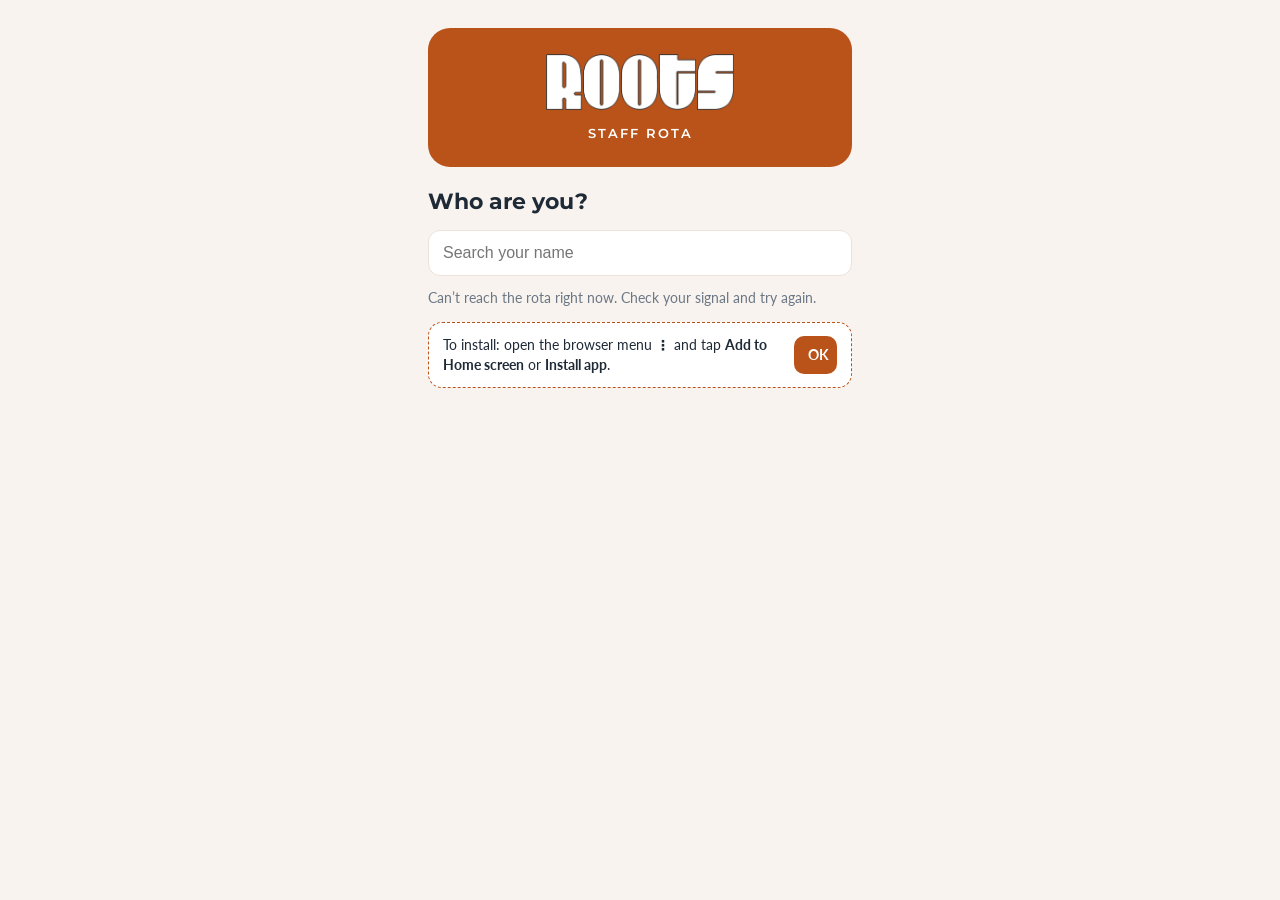
<file: index.html>
<!DOCTYPE html>
<html lang="en">
<head>
<meta charset="utf-8">
<meta name="viewport" content="width=device-width, initial-scale=1, viewport-fit=cover">
<title>Roots Rota</title>
<meta name="theme-color" content="#b9531a">
<meta name="apple-mobile-web-app-capable" content="yes">
<meta name="mobile-web-app-capable" content="yes">
<meta name="apple-mobile-web-app-status-bar-style" content="black-translucent">
<meta name="apple-mobile-web-app-title" content="Roots Rota">
<link rel="manifest" href="manifest.webmanifest">
<link rel="icon" href="icon-192.png">
<link rel="apple-touch-icon" href="apple-touch-icon.png">
<link href="https://fonts.googleapis.com/css2?family=Lato:wght@400;700;900&family=Montserrat:wght@600;700&display=swap" rel="stylesheet">
<style>
/*
VOICE: friendly and plain, like a note on the staff-room wall.
IDEA: a pocket rota card – your next shift first, then the week.
PICTURE: a big "next shift" card with large hanging times.
COLOUR and TYPE: Roots burnt orange header, warm off-white ground, Lato + Montserrat.
LAYOUT: one phone-width column, tabs at the bottom like a native app.
*/
:root{--or:#b9531a;--or-d:#8f3f12;--or-l:#fbeee4;--bg:#f8f3ee;--ink:#1f2a37;--mut:#6b7785;--line:#ece2da;--card:#fff;
  --st:env(safe-area-inset-top,0px);--sb:env(safe-area-inset-bottom,0px)}
*{box-sizing:border-box;min-width:0}
html,body{margin:0;height:100%}
body{font:16px/1.45 Lato,system-ui,-apple-system,sans-serif;background:var(--bg);color:var(--ink);-webkit-tap-highlight-color:transparent;overflow-x:clip}
button{font:inherit;color:inherit;cursor:pointer;touch-action:manipulation}
.top{background:var(--or);color:#fff;padding:calc(var(--st) + 12px) 18px 14px;display:flex;align-items:center;gap:12px;position:sticky;top:0;z-index:10}
.top img{height:34px;display:block}
.top .who{margin-left:auto;text-align:right;font-size:13px;line-height:1.25}
.top .who b{display:block;font-size:15px}
.top .menu{background:rgba(255,255,255,.16);border:0;color:#fff;border-radius:10px;width:40px;height:40px;font-size:20px;margin-left:8px}
main{max-width:640px;margin:0 auto;padding:16px 16px calc(96px + var(--sb))}
h1{font:700 22px/1.2 Montserrat,sans-serif;margin:6px 0 14px}
h2{font:700 15px/1.2 Montserrat,sans-serif;margin:22px 0 8px;color:var(--mut);text-transform:none}
.muted{color:var(--mut);font-size:14px}
/* login */
.login{max-width:460px;margin:0 auto;padding:calc(var(--st) + 28px) 18px 40px}
.login .brand{background:var(--or);border-radius:22px;padding:26px 20px;text-align:center;margin-bottom:22px}
.login .brand img{height:56px}
.login .brand div{color:#fff;font:600 13px Montserrat,sans-serif;letter-spacing:2px;margin-top:10px}
.search{width:100%;font-size:16px;padding:13px 14px;border:1px solid var(--line);border-radius:12px;background:#fff;margin-bottom:12px}
.search:focus{outline:2px solid var(--or);border-color:transparent}
.names{display:grid;gap:8px}
.name{display:flex;align-items:center;gap:12px;background:#fff;border:1px solid var(--line);border-radius:14px;padding:12px 14px;text-align:left;min-height:56px}
.name:active{background:var(--or-l)}
.av{width:38px;height:38px;border-radius:50%;background:var(--or-l);color:var(--or-d);display:flex;align-items:center;justify-content:center;font-weight:900;font-size:14px;flex:none}
.pin{text-align:center}
.pin h1{margin-top:4px}
.dots{display:flex;justify-content:center;gap:16px;margin:18px 0 6px}
.dots i{width:16px;height:16px;border-radius:50%;border:2px solid var(--or)}
.dots i.on{background:var(--or)}
.dots.shake{animation:sh .4s}
@keyframes sh{25%{transform:translateX(-10px)}75%{transform:translateX(10px)}}
.err{min-height:22px;color:#b42318;font-weight:700;font-size:15px;margin:6px 0}
.keys{display:grid;grid-template-columns:repeat(3,1fr);gap:12px;max-width:320px;margin:8px auto 0}
.keys button{height:66px;border-radius:16px;border:1px solid var(--line);background:#fff;font-size:26px;font-weight:700}
.keys button:active{background:var(--or-l)}
.keys .sm{font-size:15px;color:var(--mut)}
.link{background:none;border:0;color:var(--or-d);font-weight:700;padding:12px;margin-top:10px}
/* next shift */
.next{background:var(--or);color:#fff;border-radius:22px;padding:20px 20px 18px;box-shadow:0 10px 24px rgba(143,63,18,.22)}
.next .lab{font:600 13px Montserrat,sans-serif;opacity:.9}
.next .day{font:700 20px/1.2 Montserrat,sans-serif;margin:6px 0 2px}
.next .time{font:900 clamp(38px,11vw,52px)/1 Lato,sans-serif;letter-spacing:-.5px;margin:6px 0 8px;white-space:nowrap}
.next .meta{font-size:15px;opacity:.95}
.clk{background:#fff;border:1px solid var(--line);border-radius:22px;padding:16px 18px 18px;margin-bottom:14px}
.clk .ct{display:flex;justify-content:space-between;align-items:baseline;gap:10px}
.clk .ct b{font:700 16px Montserrat,sans-serif}
.clk .ct span{font:900 28px Lato,sans-serif;font-variant-numeric:tabular-nums}
.clk .cs{font-size:15px;color:var(--mut);margin:4px 0 12px}
.clk .cs b{color:var(--ink)}
.clk .cs .dot{display:inline-block;width:9px;height:9px;border-radius:50%;background:#1f9d55;margin-right:6px;vertical-align:1px}
.clk .cs .dot.brk{background:#e0a100}
.cbtns{display:flex;gap:10px}
.cbtns button{flex:1;border:0;border-radius:14px;padding:16px 10px;font-weight:900;font-size:17px;color:#fff;background:#1f9d55;min-height:56px}
.cbtns button.out{background:#b42318}.cbtns button.brk{background:#e8a500;color:#1f2a37}
.cbtns button.sure{outline:3px solid #1f2a37;outline-offset:2px}
.cbtns button[disabled]{opacity:.55}
.cmsg{font-size:14px;margin-top:10px;min-height:0;line-height:1.4}
.cmsg.err{color:#b42318;font-weight:700}
.cmsg.ok{color:#1f7a3f;font-weight:700}
.next.none{background:#fff;color:var(--ink);box-shadow:none;border:1px solid var(--line)}
/* lists */
.wk{background:#fff;border:1px solid var(--line);border-radius:16px;overflow:hidden}
.row{display:flex;align-items:center;gap:12px;padding:12px 14px;border-top:1px solid var(--line)}
.row:first-child{border-top:0}
.row .d{width:58px;flex:none;text-align:center;line-height:1.1}
.row .d b{display:block;font-size:22px}
.row .d span{font-size:12px;color:var(--mut);text-transform:uppercase;letter-spacing:.5px}
.row .t{font-weight:900;font-size:18px;white-space:nowrap}
.row .r{font-size:14px;color:var(--mut)}
.row .h{margin-left:auto;font-size:14px;color:var(--mut);white-space:nowrap}
.row.past{opacity:.5}
.row.today{background:var(--or-l)}
.tag{display:inline-block;font-size:12px;font-weight:700;border-radius:20px;padding:2px 8px;background:var(--or);color:#fff;margin-left:6px;vertical-align:2px}
.chip{display:inline-flex;align-items:center;gap:6px;font-size:13px;color:var(--mut)}
.chip i{width:9px;height:9px;border-radius:2px;display:inline-block}
.sum{display:flex;justify-content:space-between;font-size:14px;color:var(--mut);padding:8px 4px 0}
/* rota */
.wnav{display:flex;align-items:center;gap:8px;margin:2px 0 14px}
.wnav button{width:44px;height:44px;border-radius:12px;border:1px solid var(--line);background:#fff;font-size:20px;flex:none}
.wnav .rng{flex:1;text-align:center;font:700 17px Montserrat,sans-serif}
.wnav .now{width:auto;padding:0 12px;font-size:14px;font-weight:700}
.dayc{background:#fff;border:1px solid var(--line);border-radius:16px;margin-bottom:12px;overflow:hidden}
.dayc .dh{display:flex;justify-content:space-between;align-items:baseline;padding:12px 14px;background:#fffaf6;border-bottom:1px solid var(--line)}
.dayc .dh b{font:700 16px Montserrat,sans-serif}
.dayc .dh span{font-size:13px;color:var(--mut)}
.dayc.today .dh{background:var(--or-l)}
.ps{display:flex;align-items:center;gap:10px;padding:10px 14px;border-top:1px solid #f4ede7}
.ps:first-of-type{border-top:0}
.ps .bar{width:4px;align-self:stretch;border-radius:2px;flex:none}
.ps .n{font-weight:700}
.ps .rl{font-size:13px;color:var(--mut)}
.ps .tm{margin-left:auto;font-weight:900;white-space:nowrap;font-variant-numeric:tabular-nums}
.ps.me{background:#fff4ec}
.ps.me .n:after{content:" (you)";font-weight:400;color:var(--or-d)}
.empty{padding:14px;color:var(--mut);font-size:14px}
.seg{display:flex;background:#fff;border:1px solid var(--line);border-radius:12px;padding:3px;margin-bottom:12px}
.seg button{flex:1;border:0;background:none;padding:9px;border-radius:9px;font-weight:700;font-size:14px;color:var(--mut)}
.seg button.on{background:var(--or);color:#fff}
/* tabs */
.tabs{position:fixed;left:0;right:0;bottom:0;background:#fff;border-top:1px solid var(--line);display:flex;padding:6px 8px calc(6px + var(--sb));z-index:10}
.tabs button{flex:1;border:0;background:none;padding:8px 4px;border-radius:12px;font-weight:700;font-size:13px;color:var(--mut);display:flex;flex-direction:column;align-items:center;gap:2px}
.tabs button svg{width:24px;height:24px}
.tabs button.on{color:var(--or)}
.note{background:#fff7e0;color:#7a5a00;border-radius:12px;padding:10px 14px;font-size:14px;margin-bottom:12px}
.install{background:#fff;border:1px dashed var(--or);border-radius:14px;padding:12px 14px;font-size:14px;margin:14px 0;display:flex;gap:10px;align-items:center}
.install button{margin-left:auto;background:var(--or);color:#fff;border:0;border-radius:10px;padding:9px 14px;font-weight:700;white-space:nowrap}
.sheet{position:fixed;inset:0;background:rgba(20,28,38,.45);display:flex;align-items:flex-end;z-index:50}
.sheet>div{background:#fff;width:100%;border-radius:20px 20px 0 0;padding:20px 18px calc(20px + var(--sb));max-width:640px;margin:0 auto}
.sheet button{display:block;width:100%;padding:14px;border-radius:12px;border:1px solid var(--line);background:#fff;font-weight:700;margin-top:10px}
.sheet .danger{color:#b42318}
main.wide{max-width:none;padding-left:0;padding-right:0}
main.wide>h1,main.wide>.wnav,main.wide>.segs,main.wide>.note{margin-left:16px;margin-right:16px}
.segs{display:flex;gap:8px;flex-wrap:wrap}.segs .seg{flex:1 1 200px}
.gwrap{overflow-x:auto;-webkit-overflow-scrolling:touch;border-top:1px solid var(--line);border-bottom:1px solid var(--line);background:#fff}
.grid{display:grid;grid-template-columns:118px repeat(7,minmax(118px,1fr));min-width:944px}
.gc{border-right:1px solid var(--line);border-bottom:1px solid var(--line);padding:8px;min-height:62px}
.gc.first{position:sticky;left:0;background:#fff;z-index:2;box-shadow:2px 0 0 var(--line)}
.gc.head{background:#fffaf6;min-height:0;position:relative}
.gc.head b{font-size:20px;margin-right:4px}
.gc.head .dw{font-size:13px;color:var(--mut)}
.gc.head .oh{font-size:11px;color:var(--mut);margin-top:2px;white-space:nowrap}
.gc.td{background:#fdf3ec}.gc.head.td{box-shadow:inset 0 -3px 0 var(--or)}.gc.head.td b,.gc.head.td .dw{color:var(--or-d)}
.gc.first.corner{background:#fffaf6;font-size:12px;color:var(--mut);display:flex;align-items:flex-end}
.pn{display:flex;gap:8px;align-items:flex-start}
.pn .av{width:30px;height:30px;font-size:11px;background:#f4f1ee;color:#4b5866}
.pn b{display:block;font-size:13px;line-height:1.2;overflow-wrap:anywhere}
.pn .av{display:none}
@media(min-width:700px){.pn .av{display:flex}.grid{grid-template-columns:150px repeat(7,minmax(120px,1fr))}.sc .t{font-size:14px}}
.pn span{font-size:12px;color:var(--mut)}
.gr.me .gc{background:#fff4ec}.gr.me .gc.first{background:#fff4ec}
.gr{display:contents}
.sc{position:relative;border:1px solid #e6dcd3;border-radius:7px;padding:5px 6px 5px 11px;margin-bottom:6px;background:#fff}
.sc:last-child{margin-bottom:0}
.sc:before{content:"";position:absolute;left:3px;top:5px;bottom:5px;width:4px;border-radius:2px;background:var(--rc,#999)}
.sc .t{font-weight:900;font-size:13px;letter-spacing:-.2px;white-space:nowrap;font-variant-numeric:tabular-nums}
.sc .r{font-size:12px;color:var(--mut)}
.gnote{font-size:12px;color:var(--mut);margin:8px 16px 0}
.spin{width:28px;height:28px;border:3px solid var(--or-l);border-top-color:var(--or);border-radius:50%;animation:r 1s linear infinite;margin:40px auto}
@keyframes r{to{transform:rotate(360deg)}}
@media (prefers-reduced-motion:reduce){.spin,.dots.shake{animation:none}}
</style>
</head>
<body>
<div id="app"><div class="spin"></div></div>
<script>
{
const CFG={url:'https://vvhrtizoncwbuynbrczg.supabase.co',key:'sb_publishable_xOqrqL8x9zRexvIXeUZORg_NVw4vOMM',weekStart:5};
const DOW=['Sun','Mon','Tue','Wed','Thu','Fri','Sat'],DOWL=['Sunday','Monday','Tuesday','Wednesday','Thursday','Friday','Saturday'];
const MON=['Jan','Feb','Mar','Apr','May','Jun','Jul','Aug','Sep','Oct','Nov','Dec'];
const app=document.getElementById('app');
const S={token:null,me:null,tab:'mine',week:null,mode:'all',view:'grid',wide:false,people:[],pickId:null,pin:'',data:{},installEvt:null};
function store(k,v){try{v===undefined?localStorage.removeItem(k):localStorage.setItem(k,JSON.stringify(v));}catch(e){}}
function load(k){try{return JSON.parse(localStorage.getItem(k));}catch(e){return null;}}
function esc(s){return String(s==null?'':s).replace(/[&<>"']/g,c=>({'&':'&amp;','<':'&lt;','>':'&gt;','"':'&quot;',"'":'&#39;'}[c]));}
function pad(n){return String(n).padStart(2,'0');}
function fmt(d){return d.getFullYear()+'-'+pad(d.getMonth()+1)+'-'+pad(d.getDate());}
function parse(s){const p=s.split('-').map(Number);return new Date(p[0],p[1]-1,p[2]);}
function add(s,n){const d=parse(s);d.setDate(d.getDate()+n);return fmt(d);}
function today(){return fmt(new Date());}
function weekOf(s){const d=parse(s);const diff=(d.getDay()-CFG.weekStart+7)%7;d.setDate(d.getDate()-diff);return fmt(d);}
function mins(t){const p=String(t||'0:0').split(':').map(Number);return p[0]*60+(p[1]||0);}
function hrs(x){let m=mins(x.end)-mins(x.start);if(m<=0)m+=1440;return m/60;}
function hm(h){const m=Math.round(h*60);return Math.floor(m/60)+'h'+(m%60?' '+pad(m%60)+'m':'');}
function dayTxt(s,long){const d=parse(s);return (long?DOWL:DOW)[d.getDay()]+' '+d.getDate()+' '+MON[d.getMonth()];}
function initials(n){return String(n||'?').split(/\s+/).filter(Boolean).slice(0,2).map(w=>w[0].toUpperCase()).join('');}
function first(n){return String(n||'').split(/\s+/)[0];}

async function rpc(fn,args){
  const r=await fetch(CFG.url+'/rest/v1/rpc/'+fn,{method:'POST',headers:{apikey:CFG.key,'Content-Type':'application/json'},body:JSON.stringify(args||{})});
  if(!r.ok)throw new Error('HTTP '+r.status);
  return r.json();
}

/* ---------- login ---------- */
async function showPeople(){
  S.pickId=null;S.pin='';
  app.innerHTML='<div class="login"><div class="brand"><img src="logo.png" alt="Roots"><div>STAFF ROTA</div></div><div class="spin"></div></div>';
  try{S.people=await rpc('rota_people');}catch(e){S.people=load('people')||[];}
  if(S.people.length)store('people',S.people);
  renderPeople('');
}
function renderPeople(q){
  const list=S.people.filter(p=>!q||p.name.toLowerCase().includes(q.toLowerCase()));
  const box=app.querySelector('.login');
  box.innerHTML='<div class="brand"><img src="logo.png" alt="Roots"><div>STAFF ROTA</div></div>'+
    '<h1>Who are you?</h1><input class="search" id="q" placeholder="Search your name" value="'+esc(q)+'" autocomplete="off">'+
    '<div class="names">'+(list.length?list.map(p=>'<button class="name" data-id="'+esc(p.id)+'"><span class="av">'+esc(initials(p.name))+'</span><span>'+esc(p.name)+'</span></button>').join(''):'<div class="muted">'+(S.people.length?'No match. Check the spelling.':'Can’t reach the rota right now. Check your signal and try again.')+'</div>')+'</div>'+
    installHtml();
  const qi=box.querySelector('#q');qi.addEventListener('input',()=>{const v=qi.value;renderPeople(v);const n=app.querySelector('#q');n.focus();n.setSelectionRange(v.length,v.length);});
  box.querySelectorAll('.name').forEach(b=>b.addEventListener('click',()=>{S.pickId=b.dataset.id;S.pin='';renderPin('');}));
  bindInstall();
}
function renderPin(err){
  const p=S.people.find(x=>x.id===S.pickId);if(!p)return renderPeople('');
  app.querySelector('.login').innerHTML='<div class="pin"><div class="av" style="margin:0 auto;width:64px;height:64px;font-size:22px">'+esc(initials(p.name))+'</div>'+
    '<h1>Hi '+esc(first(p.name))+'</h1><div class="muted">Enter your 4-digit PIN<br>(the same one you clock in with)</div>'+
    '<div class="dots">'+[0,1,2,3].map(i=>'<i class="'+(i<S.pin.length?'on':'')+'"></i>').join('')+'</div><div class="err">'+esc(err||'')+'</div>'+
    '<div class="keys">'+[1,2,3,4,5,6,7,8,9].map(n=>'<button data-k="'+n+'">'+n+'</button>').join('')+'<button class="sm" data-k="back">Not me</button><button data-k="0">0</button><button class="sm" data-k="del">⌫</button></div></div>';
  app.querySelectorAll('.keys button').forEach(b=>b.addEventListener('click',()=>key(b.dataset.k)));
}
let busy=false;
async function key(k){
  if(busy)return;
  if(k==='back')return renderPeople('');
  if(k==='del'){S.pin=S.pin.slice(0,-1);return renderPin('');}
  if(S.pin.length>=4)return;
  S.pin+=k;renderPin('');
  if(S.pin.length<4)return;
  busy=true;
  try{
    const r=await rpc('rota_login',{p_staff:S.pickId,p_pin:S.pin});
    if(r.ok){S.token=r.token;S.me={id:r.id,name:r.name};store('token',r.token);store('me',S.me);S.tab='mine';S.week=weekOf(today());busy=false;return showApp();}
    S.pin='';
    const msg=r.error==='locked'?'Too many tries. Wait '+r.wait+' min, or ask a manager.':r.error==='pin'?'Wrong PIN. '+r.left+' tr'+(r.left===1?'y':'ies')+' left.':'Something went wrong. Try again.';
    renderPin(msg);const d=app.querySelector('.dots');d.classList.add('shake');
  }catch(e){S.pin='';renderPin('No connection. Try again.');}
  busy=false;
}

/* ---------- data ---------- */
async function getRange(from,to){
  const ck='r:'+from+':'+to;
  try{
    const r=await rpc('rota_get',{p_token:S.token,p_from:from,p_to:to});
    if(!r.ok){if(r.error==='session'){logout(true);return null;}throw new Error(r.error);}
    store(ck,r);S.data[ck]=r;S.offline=false;return r;
  }catch(e){const c=load(ck);S.offline=true;if(c)return c;throw e;}
}

/* ---------- main app ---------- */
function shell(inner){
  return '<header class="top"><img src="logo.png" alt="Roots"><div class="who"><b>'+esc(first(S.me.name))+'</b>'+esc(S.updated||'')+'</div><button class="menu" id="menu" aria-label="Menu">⋯</button></header>'+
    '<main'+(S.wide?' class="wide"':'')+'>'+(S.offline?'<div class="note">You’re offline. Showing the rota as it was last loaded.</div>':'')+inner+'</main>'+
    '<nav class="tabs"><button data-tab="mine" class="'+(S.tab==='mine'?'on':'')+'"><svg viewBox="0 0 24 24" fill="none" stroke="currentColor" stroke-width="2"><circle cx="12" cy="8" r="4"/><path d="M4 21c1.5-4 4.5-6 8-6s6.5 2 8 6"/></svg>My shifts</button>'+
    '<button data-tab="rota" class="'+(S.tab==='rota'?'on':'')+'"><svg viewBox="0 0 24 24" fill="none" stroke="currentColor" stroke-width="2"><rect x="3" y="5" width="18" height="16" rx="2"/><path d="M3 10h18M8 3v4M16 3v4"/></svg>Full rota</button>'+
    '<button data-go="checks/"><svg viewBox="0 0 24 24" fill="none" stroke="currentColor" stroke-width="2"><rect x="5" y="3" width="14" height="18" rx="2"/><path d="M9 3v3h6V3M9 12l2 2 4-4M9 17h6"/></svg>Checks</button></nav>';
}
function bindShell(){
  app.querySelectorAll('.tabs button').forEach(b=>b.addEventListener('click',()=>{if(b.dataset.go){location.href=b.dataset.go;return;}S.tab=b.dataset.tab;if(S.tab==='rota')S.week=S.week||weekOf(today());showApp();window.scrollTo(0,0);}));
  app.querySelector('#menu').addEventListener('click',menu);
}
function menu(){
  const d=document.createElement('div');d.className='sheet';
  d.innerHTML='<div><b>'+esc(S.me.name)+'</b><div class="muted">'+esc(S.updated||'')+'</div><button id="rf">Refresh rota</button><button class="danger" id="lo">Log out</button><button id="cx">Close</button></div>';
  document.body.appendChild(d);
  d.addEventListener('click',e=>{if(e.target===d||e.target.id==='cx')d.remove();});
  d.querySelector('#rf').addEventListener('click',()=>{d.remove();showApp();});
  d.querySelector('#lo').addEventListener('click',()=>{d.remove();logout();});
}
function roleOf(r,id){return (r.roles||[]).find(x=>x.id===id)||{name:'',color:'#9aa6b2'};}
function updTxt(r){if(!r||!r.updated_at)return '';const d=new Date(r.updated_at);return 'Updated '+d.getDate()+' '+MON[d.getMonth()]+' '+pad(d.getHours())+':'+pad(d.getMinutes());}

async function showApp(){
  if(!app.querySelector('main'))app.innerHTML='<div class="spin"></div>';
  try{ S.tab==='rota'?await showRota():await showMine(); }
  catch(e){S.wide=false;app.innerHTML=shell('<div class="note">Can’t load the rota right now. Check your signal and tap ⋯ → Refresh.</div>');bindShell();}
}
async function showMine(){
  S.wide=false;
  const t=today(),from=weekOf(t),to=add(from,55);
  const [r,ck]=await Promise.all([getRange(from,to),rpc('rota_my_clock',{p_token:S.token}).catch(()=>null)]);if(!r)return;S.updated=updTxt(r);
  S.clock=ck;
  const mine=r.shifts.filter(x=>x.staff===S.me.id&&x.type!=='leave');
  const upcoming=mine.filter(x=>x.date>t||(x.date===t&&mins(x.end)>nowMins()));
  const nx=upcoming[0];
  let h='<h1>My shifts</h1>'+clockHtml(S.clock,r,mine);
  if(nx){const rl=roleOf(r,nx.role);const isT=nx.date===t,isTm=nx.date===add(t,1);
    h+='<div class="next"><div class="lab">'+(isT?'TODAY':isTm?'TOMORROW':'NEXT SHIFT')+'</div><div class="day">'+esc(dayTxt(nx.date,true))+'</div><div class="time">'+esc(nx.start)+' – '+esc(nx.end)+'</div><div class="meta">'+esc(rl.name)+(rl.name?' · ':'')+hm(hrs(nx))+'</div></div>';}
  else h+='<div class="next none"><div class="day">No shifts coming up</div><div class="muted">New shifts appear here as soon as the rota is published.</div></div>';
  h+=installHtml();
  // group by week
  const weeks={};mine.forEach(x=>{const w=weekOf(x.date);(weeks[w]=weeks[w]||[]).push(x);});
  const keys=Object.keys(weeks).sort();
  if(!keys.length)h+='<p class="muted">Nothing on the rota for you in the next 8 weeks.</p>';
  keys.forEach(w=>{const list=weeks[w];const tot=list.reduce((a,x)=>a+hrs(x),0);
    h+='<h2>'+(w===weekOf(t)?'This week':w===add(weekOf(t),7)?'Next week':'Week of '+esc(dayTxt(w)))+'</h2><div class="wk">'+
      list.map(x=>{const d=parse(x.date),rl=roleOf(r,x.role),past=x.date<t||(x.date===t&&mins(x.end)<=nowMins());
        return '<div class="row'+(past?' past':'')+(x.date===t?' today':'')+'"><div class="d"><span>'+DOW[d.getDay()]+'</span><b>'+d.getDate()+'</b></div><div><div class="t">'+esc(x.start)+' – '+esc(x.end)+(x.date===t?'<span class="tag">Today</span>':'')+'</div><div class="chip"><i style="background:'+esc(rl.color)+'"></i>'+esc(rl.name)+'</div></div><div class="h">'+hm(hrs(x))+'</div></div>';}).join('')+
      '</div><div class="sum"><span>'+list.length+' shift'+(list.length===1?'':'s')+'</span><span>'+hm(tot)+'</span></div>';});
  app.innerHTML=shell(h);bindShell();bindInstall();bindClock();
}
function nowMins(){const d=new Date();return d.getHours()*60+d.getMinutes();}
async function showRota(){
  const ws=S.week,we=add(ws,6),t=today();
  const r=await getRange(ws,we);if(!r)return;S.updated=updTxt(r);
  const people={};(r.people||[]).forEach(p=>people[p.id]=p);
  const days=[0,1,2,3,4,5,6].map(i=>add(ws,i));
  const shifts=(r.shifts||[]).filter(x=>x.type!=='leave');
  S.wide=S.view==='grid';
  let h='<h1>Full rota</h1><div class="wnav"><button id="pw" aria-label="Previous week">‹</button><div class="rng">'+esc(rangeTxt(ws))+'</div><button id="nw" aria-label="Next week">›</button>'+(ws!==weekOf(t)?'<button class="now" id="tw">Today</button>':'')+'</div>'+
    '<div class="segs"><div class="seg"><button data-v="grid" class="'+(S.view==='grid'?'on':'')+'">Grid</button><button data-v="list" class="'+(S.view==='list'?'on':'')+'">By day</button></div>'+
    '<div class="seg"><button data-m="all" class="'+(S.mode==='all'?'on':'')+'">Everyone</button><button data-m="me" class="'+(S.mode==='me'?'on':'')+'">Just me</button></div></div>';
  if(S.view==='grid'){
    let ppl=(r.people||[]).slice();
    if(S.mode==='me')ppl=ppl.filter(p=>p.id===S.me.id);
    else{const mine=ppl.find(p=>p.id===S.me.id);ppl=ppl.filter(p=>p.id!==S.me.id);ppl.sort((a,b)=>{const ca=shifts.some(x=>x.staff===a.id),cb=shifts.some(x=>x.staff===b.id);return (cb-ca)||a.name.localeCompare(b.name);});if(mine)ppl.unshift(mine);}
    h+='<div class="gwrap"><div class="grid"><div class="gc first head corner">Staff</div>';
    days.forEach(d=>{const dd=parse(d),oh=(r.hours||{})[String(dd.getDay())]||{};
      h+='<div class="gc head'+(d===t?' td':'')+'"><b>'+dd.getDate()+'</b><span class="dw">'+DOWL[dd.getDay()]+'</span><div class="oh">'+(oh.open&&oh.close?'Open '+esc(oh.open)+'–'+esc(oh.close):'Closed')+'</div></div>';});
    ppl.forEach(p=>{const mine=shifts.filter(x=>x.staff===p.id);const tot=mine.reduce((a,x)=>a+hrs(x),0);
      const rl=roleOf(r,p.role);
      h+='<div class="gr'+(p.id===S.me.id?' me':'')+'"><div class="gc first"><div class="pn"><span class="av" style="box-shadow:inset 0 0 0 2px '+esc(rl.color)+'">'+esc(initials(p.name))+'</span><div><b>'+esc(p.name)+(p.id===S.me.id?' (you)':'')+'</b><span>'+(mine.length?mine.length+' shift'+(mine.length===1?'':'s')+' · '+hm(tot):'Not on this week')+'</span></div></div></div>';
      days.forEach(d=>{const cell=mine.filter(x=>x.date===d);
        h+='<div class="gc'+(d===t?' td':'')+'">'+cell.map(x=>{const c=roleOf(r,x.role);return '<div class="sc" style="--rc:'+esc(c.color)+'"><div class="t">'+esc(x.start)+'–'+esc(x.end)+'</div><div class="r">'+esc(c.name)+'</div></div>';}).join('')+'</div>';});
      h+='</div>';});
    h+='</div></div><div class="gnote">Swipe sideways to see the whole week.</div>';
  }else{
  for(const d of days){const dd=parse(d);
    let list=shifts.filter(x=>x.date===d);if(S.mode==='me')list=list.filter(x=>x.staff===S.me.id);
    const oh=(r.hours||{})[String(dd.getDay())]||{};
    h+='<div class="dayc'+(d===t?' today':'')+'"><div class="dh"><b>'+esc(dayTxt(d,true))+(d===t?'<span class="tag">Today</span>':'')+'</b><span>'+(oh.open&&oh.close?'Open '+esc(oh.open)+'–'+esc(oh.close):'')+'</span></div>'+
      (list.length?list.map(x=>{const p=people[x.staff]||{name:'?'},rl=roleOf(r,x.role);
        return '<div class="ps'+(x.staff===S.me.id?' me':'')+'"><span class="bar" style="background:'+esc(rl.color)+'"></span><div><div class="n">'+esc(p.name)+'</div><div class="rl">'+esc(rl.name)+'</div></div><div class="tm">'+esc(x.start)+' – '+esc(x.end)+'</div></div>';}).join(''):'<div class="empty">'+(S.mode==='me'?'You’re not on':'Nobody on the rota yet')+'</div>')+'</div>';}
  }
  app.innerHTML=shell(h);bindShell();
  app.querySelector('#pw').addEventListener('click',()=>{S.week=add(S.week,-7);showApp();});
  app.querySelector('#nw').addEventListener('click',()=>{S.week=add(S.week,7);showApp();});
  const tw=app.querySelector('#tw');if(tw)tw.addEventListener('click',()=>{S.week=weekOf(today());showApp();});
  app.querySelectorAll('[data-m]').forEach(b=>b.addEventListener('click',()=>{S.mode=b.dataset.m;showApp();}));
  app.querySelectorAll('[data-v]').forEach(b=>b.addEventListener('click',()=>{S.view=b.dataset.v;store('view',S.view);showApp();}));
  if(S.view==='grid'&&ws===weekOf(t)){const g=app.querySelector('.gwrap'),c=app.querySelector('.gc.head.td');if(g&&c&&c.offsetLeft+c.offsetWidth>g.clientWidth)g.scrollLeft=c.offsetLeft-140;}
}
function rangeTxt(ws){const a=parse(ws),b=parse(add(ws,6));return a.getDate()+(a.getMonth()!==b.getMonth()?' '+MON[a.getMonth()]:'')+' – '+b.getDate()+' '+MON[b.getMonth()];}
async function logout(expired){
  const t=S.token;S.token=null;S.me=null;store('token');store('me');try{localStorage.removeItem('roots-checks-token');}catch(e){}
  try{Object.keys(localStorage).filter(k=>k.startsWith('r:')).forEach(k=>localStorage.removeItem(k));}catch(e){}
  if(t&&!expired)try{await rpc('rota_logout',{p_token:t});}catch(e){}
  showPeople();
}

/* ---------- clock in from phone ---------- */
function hhmm(iso){const d=new Date(iso);return pad(d.getHours())+':'+pad(d.getMinutes());}
function clockHtml(c,r,mine){
  if(!c||!c.ok||!c.enabled)return '';
  const t=today(),todays=mine.filter(x=>x.date===t);
  const st=c.status;let line,btns;
  if(st==='in'){line='<span class="dot"></span><b>Clocked in</b> since '+esc(hhmm(c.inAt));btns='<button class="brk" data-ck="break">Start break</button><button class="out" data-ck="out">Clock out</button>';}
  else if(st==='break'){line='<span class="dot brk"></span><b>On break</b> since '+esc(hhmm(c.breakAt));btns='<button class="brk" data-ck="endbreak">End break</button><button class="out" data-ck="out">Clock out</button>';}
  else{line=st==='done'?'You clocked out at <b>'+esc(hhmm(c.outAt))+'</b>.':'You’re not clocked in.';
    line+=' '+(todays.length?'Today: '+todays.map(x=>esc(x.start)+'–'+esc(x.end)).join(', '):'You’re not on the rota today.');
    btns='<button data-ck="in">Clock in</button>';}
  return '<div class="clk" id="clk"><div class="ct"><b>Clock in / out</b><span id="clk-now">'+hhmm(new Date().toISOString())+'</span></div><div class="cs">'+line+'</div><div class="cbtns">'+btns+'</div><div class="cmsg" id="cmsg">You need to be at Roots. Your phone will ask to use your location.</div></div>';
}
function bindClock(){
  const box=app.querySelector('#clk');if(!box)return;
  box.querySelectorAll('[data-ck]').forEach(b=>b.addEventListener('click',()=>{
    const a=b.dataset.ck;
    if(a==='out'&&!b.classList.contains('sure')){b.classList.add('sure');b.textContent='Tap again to clock out';setTimeout(()=>{if(b.isConnected){b.classList.remove('sure');b.textContent='Clock out';}},4000);return;}
    doClock(a);}));
}
function clockMsg(t,cls){const m=app.querySelector('#cmsg');if(m){m.className='cmsg'+(cls?' '+cls:'');m.textContent=t;}}
function distTxt(m){return m>=1000?(m/1000).toFixed(1)+' km':Math.round(m/10)*10+' m';}
function locHelp(){const ios=/iphone|ipad|ipod/i.test(navigator.userAgent);
  return ios?'Location is blocked for this app. On your iPhone go to Settings → Privacy & Security → Location Services → Safari Websites → While Using the App, then try again.'
            :'Location is blocked for this app. Tap the lock or ⓘ by the address (or long-press the app icon → App info → Permissions) and allow Location, then try again.';}
let clocking=false;
function doClock(a){
  if(clocking)return;clocking=true;
  app.querySelectorAll('[data-ck]').forEach(x=>x.disabled=true);
  clockMsg('Checking you’re at Roots…');
  const fail=(t)=>{clocking=false;app.querySelectorAll('[data-ck]').forEach(x=>x.disabled=false);clockMsg(t,'err');};
  if(!navigator.geolocation)return fail('This phone can’t share its location. Please use the clock-in tablet at the counter.');
  navigator.geolocation.getCurrentPosition(async pos=>{
    try{
      const c=pos.coords;
      const r=await rpc('rota_phone_clock',{p_token:S.token,p_action:a,p_lat:c.latitude,p_lng:c.longitude,p_acc:c.accuracy});
      if(r.ok){clocking=false;
        const what={in:'Clocked in',break:'Break started',endbreak:'Break ended',out:'Clocked out'}[a];
        S.flash=what+' at '+hhmm(r.at)+' ✓';await showApp();clockMsg(S.flash,'ok');S.flash=null;return;}
      if(r.error==='session'){clocking=false;return logout(true);}
      if(r.error==='too_far')return fail('You need to be at Roots to do this. Your phone says you’re about '+distTxt(r.dist)+' away.');
      if(r.error==='inaccurate')return fail('Your phone couldn’t get a precise location (±'+distTxt(r.acc)+'). Turn on Wi-Fi and Precise Location, step outside the kitchen if needed, then try again.');
      if(r.error==='disabled')return fail('Clocking in by phone is turned off. Please use the clock-in tablet at the counter.');
      if(r.error==='already_in'||r.error==='not_in'||r.error==='already_break'){clocking=false;await showApp();return clockMsg('That had already been done, here’s where you are now.','err');}
      fail('Something went wrong. Try again, or use the tablet at the counter.');
    }catch(e){fail('No connection. Check your signal and try again.');}
  },err=>{fail(err.code===1?locHelp():'Couldn’t find your location. Make sure Location is on and try again.');},{enableHighAccuracy:true,timeout:20000,maximumAge:0});
}
setInterval(()=>{const n=document.getElementById('clk-now');if(n)n.textContent=hhmm(new Date().toISOString());},10000);

/* ---------- add to home screen ---------- */
function standalone(){return window.matchMedia('(display-mode: standalone)').matches||navigator.standalone===true;}
function installHtml(){
  if(standalone()||load('hideInstall'))return '';
  const ios=/iphone|ipad|ipod/i.test(navigator.userAgent);
  if(S.installEvt)return '<div class="install" id="inst"><span>Add Roots Rota to your home screen</span><button id="instb">Install</button></div>';
  if(ios)return '<div class="install" id="inst"><span>To install: tap <b>Share</b> <span aria-hidden="true">⬆︎</span> then <b>Add to Home Screen</b>.</span><button id="instx">OK</button></div>';
  return '<div class="install" id="inst"><span>To install: open the browser menu <b>⋮</b> and tap <b>Add to Home screen</b> or <b>Install app</b>.</span><button id="instx">OK</button></div>';
}
function bindInstall(){
  const b=app.querySelector('#instb');if(b)b.addEventListener('click',async()=>{S.installEvt.prompt();try{await S.installEvt.userChoice;}catch(e){}S.installEvt=null;const i=app.querySelector('#inst');if(i)i.remove();});
  const x=app.querySelector('#instx');if(x)x.addEventListener('click',()=>{store('hideInstall',1);const i=app.querySelector('#inst');if(i)i.remove();});
}
window.addEventListener('beforeinstallprompt',e=>{e.preventDefault();S.installEvt=e;if(!app.querySelector('#inst')&&S.token&&S.tab==='mine')showApp();});

/* ---------- start ---------- */
if('serviceWorker' in navigator)navigator.serviceWorker.register('sw.js').catch(()=>{});
document.addEventListener('visibilitychange',()=>{if(document.visibilityState==='visible'&&S.token)showApp();});
S.token=load('token');S.me=load('me');S.view=load('view')||'grid';S.week=weekOf(today());
if(S.token&&S.me)showApp();else showPeople();
}
</script>
</body>
</html>
</file>
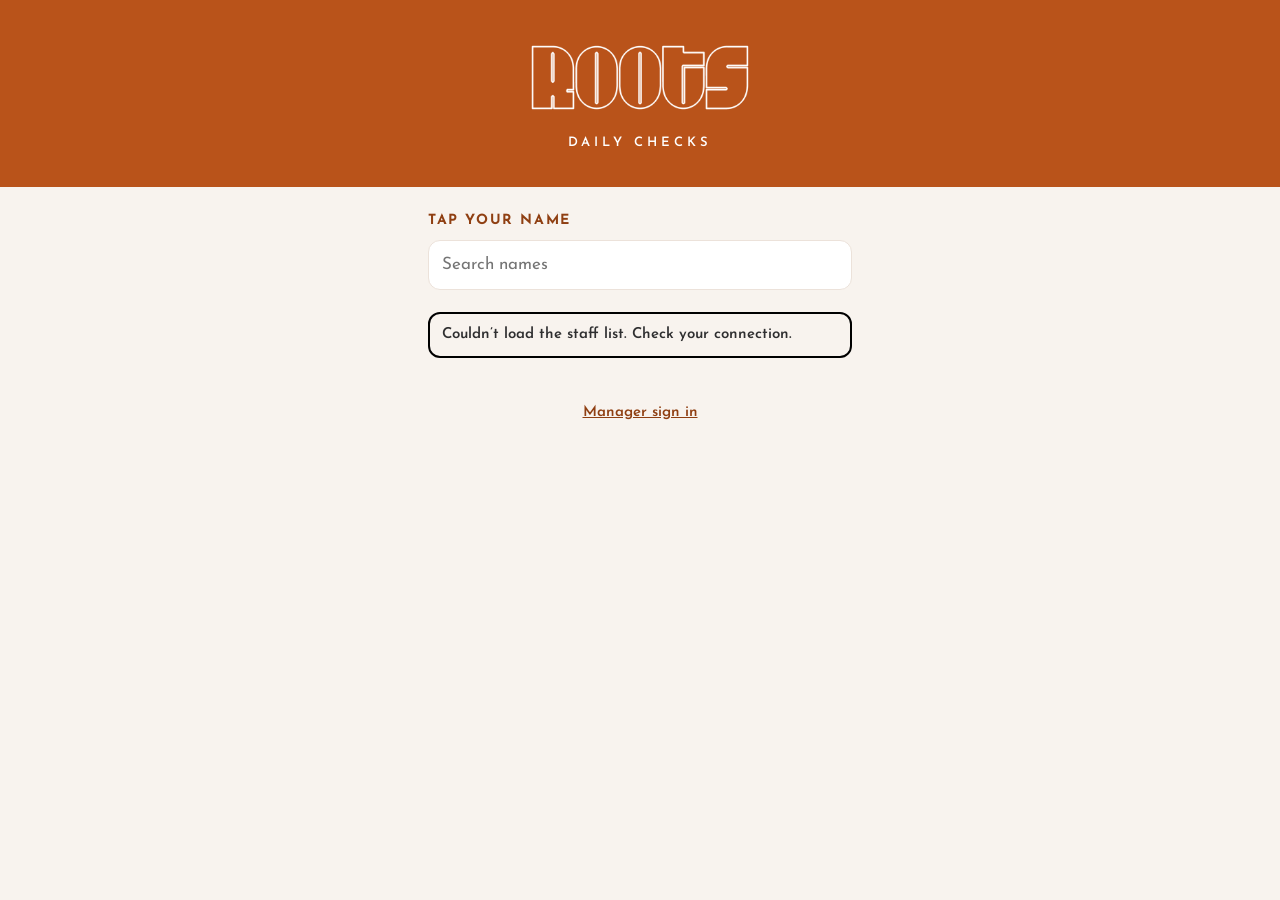
<file: checks/index.html>
<!DOCTYPE html>
<html lang="en">
<head>
<meta charset="utf-8">
<meta name="viewport" content="width=device-width, initial-scale=1, viewport-fit=cover">
<title>Roots Checks</title>
<meta name="robots" content="noindex">
<meta name="theme-color" content="#b9531a">
<meta name="apple-mobile-web-app-capable" content="yes">
<meta name="mobile-web-app-capable" content="yes">
<meta name="apple-mobile-web-app-status-bar-style" content="black-translucent">
<meta name="apple-mobile-web-app-title" content="Roots Checks">
<link rel="manifest" href="manifest.webmanifest">
<link rel="icon" href="icon-192.png">
<link rel="apple-touch-icon" href="apple-touch-icon.png">
<link rel="preconnect" href="https://fonts.googleapis.com">
<link rel="preconnect" href="https://fonts.gstatic.com" crossorigin>
<link href="https://fonts.googleapis.com/css2?family=Josefin+Sans:wght@300;400;600;700&display=swap" rel="stylesheet">
<link rel="stylesheet" href="app.css?v=4">
</head>
<body>
<div id="app"><div class="boot"><img src="logo-dark.png" alt="Roots"></div></div>
<div id="sheet"></div>
<div id="toast" role="status" aria-live="polite"></div>
<script src="../manage/supabase.js?v=2.119.0"></script>
<script src="app.js?v=5"></script>
</body>
</html>
</file>
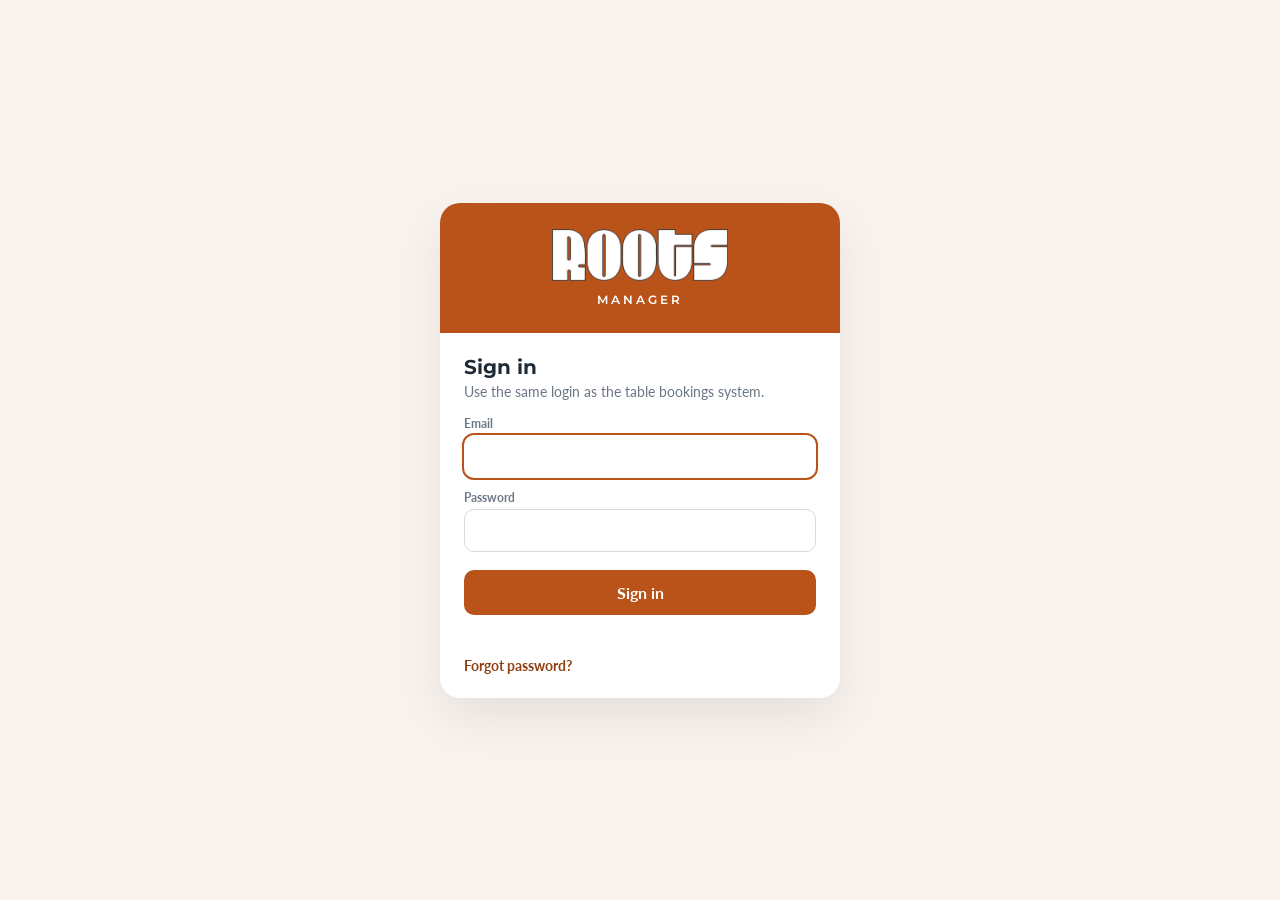
<file: manage/index.html>
<!DOCTYPE html>
<html lang="en">
<head>
<meta charset="utf-8">
<meta name="viewport" content="width=device-width, initial-scale=1">
<title>Roots Manager</title>
<meta name="theme-color" content="#b9531a">
<meta name="robots" content="noindex">
<meta name="apple-mobile-web-app-capable" content="yes">
<meta name="mobile-web-app-capable" content="yes">
<meta name="apple-mobile-web-app-title" content="Roots Manager">
<link rel="manifest" href="manifest.webmanifest">
<link rel="icon" href="../icon-192.png">
<link rel="apple-touch-icon" href="../apple-touch-icon.png">
<link href="https://fonts.googleapis.com/css2?family=Lato:wght@400;700;900&family=Montserrat:wght@500;600;700&display=swap" rel="stylesheet">
<link rel="stylesheet" href="app.css?v=1">
</head>
<body>
<div id="root"><div class="loading">Loading…</div></div>
<div id="modal"></div>
<div id="toast"></div>
<script src="supabase.js?v=2.119.0"></script>
<script src="app.js?v=5"></script>
<script>
{
  const SB_URL = 'https://vvhrtizoncwbuynbrczg.supabase.co';
  const SB_KEY = 'sb_publishable_xOqrqL8x9zRexvIXeUZORg_NVw4vOMM';
  const sb = window.supabase.createClient(SB_URL, SB_KEY, { auth: { persistSession: true, autoRefreshToken: true, storageKey: 'roots-manager-auth' } });
  const root = document.getElementById('root');
  const esc = s => String(s == null ? '' : s).replace(/[&<>"']/g, c => ({ '&': '&amp;', '<': '&lt;', '>': '&gt;', '"': '&quot;', "'": '&#39;' }[c]));
  let started = false;

  function signInForm(msg, ok, mode) {
    document.body.className = '';
    const reset = mode === 'reset', newpw = mode === 'newpw';
    root.innerHTML = '<div class="signin"><div class="sbox"><div class="hd"><img src="../logo.png" alt="Roots"><div>MANAGER</div></div>' +
      '<form id="f" autocomplete="on">' +
      (newpw ? '<h1>Set a new password</h1><p>Choose a password of at least 8 characters.</p><label for="pw">New password</label><input id="pw" type="password" autocomplete="new-password" minlength="8" required>'
        : '<h1>' + (reset ? 'Reset your password' : 'Sign in') + '</h1><p>' + (reset ? 'We’ll email you a link to set a new password.' : 'Use the same login as the table bookings system.') + '</p>' +
          '<label for="em">Email</label><input id="em" type="email" autocomplete="username" required>' +
          (reset ? '' : '<label for="pw">Password</label><input id="pw" type="password" autocomplete="current-password" required>')) +
      '<button class="go" type="submit">' + (newpw ? 'Save password' : reset ? 'Send reset link' : 'Sign in') + '</button>' +
      '<div class="msg' + (ok ? ' ok' : '') + '">' + esc(msg || '') + '</div>' +
      (newpw ? '' : '<button type="button" class="lnk" id="sw">' + (reset ? '← Back to sign in' : 'Forgot password?') + '</button>') +
      '</form></div></div>';
    const f = document.getElementById('f'), sw = document.getElementById('sw');
    if (sw) sw.onclick = () => signInForm('', false, reset ? '' : 'reset');
    f.onsubmit = async e => {
      e.preventDefault();
      const btn = f.querySelector('.go'), m = f.querySelector('.msg');
      btn.disabled = true; m.className = 'msg'; m.textContent = '';
      try {
        if (newpw) {
          const { error } = await sb.auth.updateUser({ password: f.querySelector('#pw').value });
          if (error) throw error;
          history.replaceState(null, '', location.pathname);
          return boot();
        }
        const email = f.querySelector('#em').value.trim();
        if (reset) {
          const { error } = await sb.auth.resetPasswordForEmail(email, { redirectTo: location.origin + location.pathname });
          if (error) throw error;
          return signInForm('If that email has a login, a reset link is on its way.', true, 'reset');
        }
        const { error } = await sb.auth.signInWithPassword({ email, password: f.querySelector('#pw').value });
        if (error) throw error;
        await boot();
      } catch (err) {
        btn.disabled = false;
        m.textContent = /invalid login/i.test(err.message || '') ? 'Email or password is wrong.' : (err.message || 'Something went wrong. Try again.');
      }
    };
    const first = f.querySelector('input'); if (first) first.focus();
  }

  async function boot() {
    const { data: { session } } = await sb.auth.getSession();
    if (!session) return signInForm();
    if (started) return;
    root.innerHTML = '<div class="loading">Loading the rota…</div>';
    const who = await sb.rpc('rota_whoami');
    if (who.error) return signInForm('Can’t reach the rota. Check your connection and try again.');
    if (!who.data || !who.data.manager) {
      await sb.auth.signOut();
      return signInForm('This login isn’t set up as a manager. Ask the owner to give you manager access.');
    }
    const st = await sb.rpc('rota_load');
    if (st.error || !st.data || !st.data.ok) return signInForm('Couldn’t load the rota. Try again.');
    started = true;
    window.startRota({ sb, state: st.data.state, version: st.data.version, me: { name: who.data.name, email: session.user.email } });
  }

  sb.auth.onAuthStateChange((event) => {
    if (event === 'PASSWORD_RECOVERY') signInForm('', false, 'newpw');
    if (event === 'SIGNED_OUT' && started) location.replace(location.pathname);
  });
  if (/type=recovery/.test(location.hash)) { /* the PASSWORD_RECOVERY event will show the form */ } else boot();
}
</script>
</body>
</html>
</file>
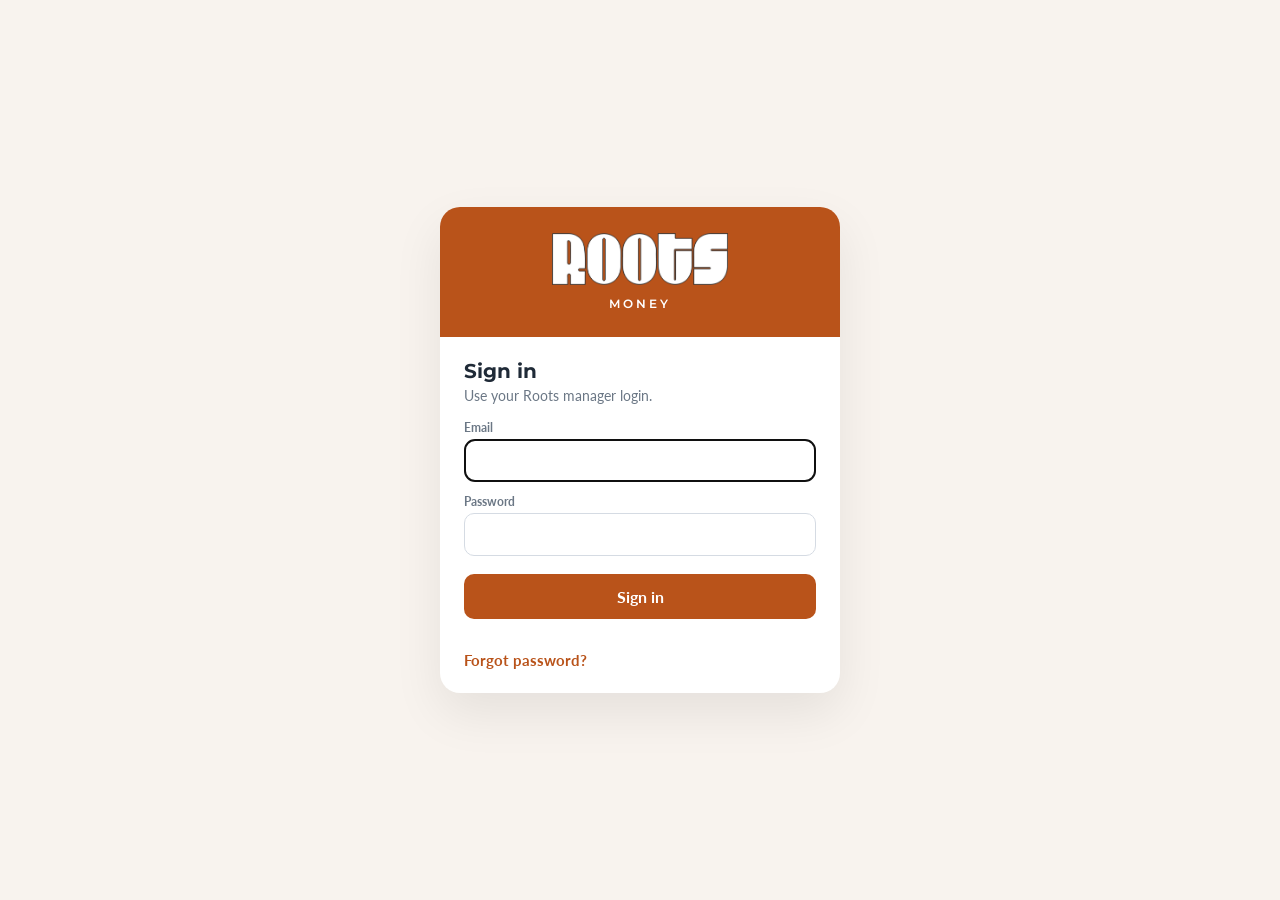
<file: money/index.html>
<!DOCTYPE html>
<html lang="en">
<head>
<meta charset="utf-8">
<meta name="viewport" content="width=device-width, initial-scale=1">
<title>Roots Money</title>
<meta name="theme-color" content="#b9531a">
<meta name="robots" content="noindex">
<meta name="apple-mobile-web-app-capable" content="yes">
<meta name="mobile-web-app-capable" content="yes">
<meta name="apple-mobile-web-app-title" content="Roots Money">
<link rel="icon" href="../icon-192.png">
<link rel="apple-touch-icon" href="../apple-touch-icon.png">
<link href="https://fonts.googleapis.com/css2?family=Lato:wght@400;700;900&family=Montserrat:wght@500;600;700&display=swap" rel="stylesheet">
<style>
*{box-sizing:border-box}
body{margin:0;font-family:Lato,system-ui,sans-serif;background:#f4f6f9;color:#1f2a37;font-size:15px}
button,input,select{font:inherit;color:inherit}
.loading{padding:60px;text-align:center;color:#6b7785}
.top{background:#b9531a;color:#fff;display:flex;align-items:center;gap:14px;padding:10px 18px;flex-wrap:wrap}
.brand{display:flex;align-items:center;gap:14px}
.brand img{height:40px;display:block}
.brand .sub{font:600 12px Montserrat,sans-serif;letter-spacing:3px;text-transform:uppercase;border-bottom:1px solid rgba(255,255,255,.7);padding-bottom:4px}
.spacer{flex:1}
.status{font-size:12px;color:#fbeee4}
.status.err{color:#fff;font-weight:700;background:#b42318;padding:3px 8px;border-radius:6px}
.tabs{display:flex;gap:4px}
.tabs button{background:transparent;border:0;color:#fbeee4;padding:8px 12px;border-radius:8px;cursor:pointer;font-weight:700}
.tabs button.on{background:#fff8f2;color:#6e2f0c}
.btn{border:1px solid #d5dbe3;background:#fff;border-radius:8px;padding:7px 12px;cursor:pointer;white-space:nowrap}
.btn:hover{background:#f0f3f7}
.btn.primary{background:#b9531a;border-color:#b9531a;color:#fff;font-weight:700}
.btn.primary:hover{background:#9e4514}
.btn.danger{color:#b42318;border-color:#f1c4bf}
.btn.small{padding:4px 8px;font-size:13px}
.top .btn{background:transparent;color:#fff;border-color:rgba(255,255,255,.5);text-decoration:none}
.wrap{max-width:1000px;margin:0 auto;padding:18px}
.weeknav{display:flex;align-items:center;justify-content:center;gap:0;margin:0 auto 16px;border:1px solid #d5dbe3;border-radius:10px;overflow:hidden;background:#fff;width:max-content;max-width:100%}
.weeknav button{border:0;background:#fff;padding:10px 16px;cursor:pointer;font-size:18px}
.weeknav button:hover{background:#f0f3f7}
.weeknav .range{padding:0 14px;font-weight:700;text-align:center;min-width:220px}
.weeknav .range small{display:block;font-weight:400;color:#6b7785;font-size:12px}
.card{background:#fff;border:1px solid #e3e7ee;border-radius:14px;margin-bottom:16px;overflow:hidden}
.card h2{font:700 16px Montserrat,sans-serif;margin:0;padding:14px 16px;border-bottom:1px solid #e3e7ee;display:flex;align-items:center;gap:10px;flex-wrap:wrap}
.card h2 .r{margin-left:auto;font:400 13px Lato,sans-serif;color:#6b7785}
.card .body{padding:14px 16px}
.hint{color:#6b7785;font-size:13px}
table{width:100%;border-collapse:collapse}
th,td{padding:8px 10px;text-align:left;border-bottom:1px solid #eef1f5;vertical-align:middle}
th{font-size:12px;color:#6b7785;font-weight:700;text-transform:uppercase;letter-spacing:.5px}
td.n,th.n{text-align:right;font-variant-numeric:tabular-nums;white-space:nowrap}
tr.tot td{font-weight:900;border-top:2px solid #d5dbe3;border-bottom:0}
input.m{width:110px;text-align:right;padding:8px 10px;border:1px solid #d5dbe3;border-radius:8px;font-variant-numeric:tabular-nums}
input.m:focus,input.t:focus,select:focus{outline:2px solid #f0b58f;border-color:#b9531a}
input.t{padding:8px 10px;border:1px solid #d5dbe3;border-radius:8px;width:100%}
select{padding:8px;border:1px solid #d5dbe3;border-radius:8px;background:#fff}
.big{font:900 26px Montserrat,sans-serif}
.kpis{display:grid;grid-template-columns:repeat(auto-fit,minmax(170px,1fr));gap:12px;margin-bottom:16px}
.kpi{background:#fff;border:1px solid #e3e7ee;border-radius:14px;padding:14px 16px}
.kpi .l{font-size:12px;color:#6b7785;font-weight:700;text-transform:uppercase;letter-spacing:.5px}
.kpi .v{font:800 22px Montserrat,sans-serif;margin-top:4px;font-variant-numeric:tabular-nums}
.kpi.warn{border-color:#f1c4bf;background:#fff5f4}
.kpi.warn .v{color:#b42318}
.kpi.ok .v{color:#1b7a43}
.steps td.dest{color:#4b5563}
.steps td.how{color:#6b7785;font-size:13px}
.steps tr.wait td{color:#9aa4b0}
.steps tr.part td{background:#fff8eb}
.steps tr.done td{background:#f1faf4}
.steps tr.done td.amt{text-decoration:line-through;color:#1b7a43}
.pill{display:inline-block;font-size:12px;font-weight:700;padding:2px 8px;border-radius:20px;white-space:nowrap}
.pill.paid{background:#e6f4ea;color:#1b7a43}
.pill.part{background:#fdecc8;color:#8a5300}
.pill.wait{background:#eef1f5;color:#6b7785}
.chk{width:22px;height:22px;accent-color:#1b7a43;cursor:pointer}
.alert{border-radius:12px;padding:14px 16px;margin-bottom:16px}
.alert.bad{background:#fff5f4;border:1px solid #f1c4bf}
.alert.good{background:#f1faf4;border:1px solid #bfe3cb}
.alert.info{background:#f4f6f9;border:1px solid #d5dbe3}
.alert b{display:block;margin-bottom:4px}
.copybox{background:#fff;border:1px dashed #d5dbe3;border-radius:8px;padding:10px;margin-top:8px;white-space:pre-wrap;font-size:14px}
.row{display:flex;gap:10px;align-items:center;flex-wrap:wrap}
.wagesgrid{display:grid;grid-template-columns:repeat(auto-fit,minmax(200px,1fr));gap:14px}
.wagesgrid label{display:block;font-size:12px;font-weight:700;color:#6b7785;margin-bottom:4px}
.wagesgrid input.m{width:100%}
.wtab td{padding:10px 4px}
.wtab label{font-weight:700}
.wtab input.m{width:140px}
.today td{background:#fff8f2}
#toast{position:fixed;left:50%;bottom:24px;transform:translateX(-50%) translateY(80px);background:#1f2a37;color:#fff;padding:10px 16px;border-radius:10px;transition:transform .2s,opacity .2s;z-index:50;opacity:0;pointer-events:none}
#toast.on{transform:translateX(-50%) translateY(0);opacity:1}
.signin{min-height:100vh;display:flex;align-items:center;justify-content:center;padding:24px;background:#f8f3ee}
.sbox{background:#fff;border-radius:20px;box-shadow:0 20px 50px rgba(0,0,0,.08);width:100%;max-width:400px;overflow:hidden}
.sbox .hd{background:#b9531a;padding:26px;text-align:center}
.sbox .hd img{height:52px}
.sbox .hd div{color:#fff;font:600 12px Montserrat,sans-serif;letter-spacing:3px;margin-top:8px}
.sbox form{padding:22px 24px 24px}
.sbox h1{font:700 20px Montserrat,sans-serif;margin:0 0 4px}
.sbox p{color:#6b7785;margin:0 0 16px;font-size:14px}
.sbox label{display:block;font-size:12px;font-weight:700;color:#6b7785;margin:12px 0 4px}
.sbox input{width:100%;font-size:16px;padding:11px 12px;border:1px solid #d5dbe3;border-radius:10px}
.go{width:100%;margin-top:18px;background:#b9531a;color:#fff;border:0;border-radius:10px;padding:13px;font-weight:700;font-size:16px;cursor:pointer}
.go[disabled]{opacity:.6}
.msg{color:#b42318;font-size:14px;margin-top:10px;min-height:1em}
.lnk{background:none;border:0;color:#b9531a;cursor:pointer;margin-top:8px;padding:0;font-weight:700}
.scroll{overflow-x:auto}
@media (max-width:640px){
  .wrap{padding:10px}
  .steps .how,.steps th.how{display:none}
  th,td{padding:7px 6px}
  input.m{width:90px}
  .weeknav .range{min-width:0}
}
@media print{.top,.weeknav,.noprint{display:none!important}body{background:#fff}.card{break-inside:avoid}}
</style>
</head>
<body>
<div id="root"><div class="loading">Loading…</div></div>
<div id="toast"></div>
<script src="../manage/supabase.js?v=2.119.0"></script>
<script>
/* ===== CALC (pure; no DOM) ===== */
var Calc = (function(){
  function r2(n){ return Math.round((+n || 0) * 100) / 100; }
  // steps: settings steps; takings: number; wages: {net, cost}
  function run(steps, takings, wages){
    takings = r2(takings);
    var net = r2(wages && wages.net), cost = r2(wages && wages.cost), contract = r2(wages && wages.contract);
    var paye = r2(Math.max(0, cost - net));
    var left = takings, out = [], shortAt = -1, shortTotal = 0;
    steps.forEach(function(s, i){
      var amt;
      if (s.kind === 'pct') amt = r2(takings * (+s.value || 0) / 100);
      else if (s.kind === 'wages') amt = r2(net + contract);
      else if (s.kind === 'paye') amt = paye;
      else amt = r2(s.value);
      var paid, status;
      if (shortAt > -1) { paid = 0; status = amt > 0 ? 'wait' : 'paid'; }
      else if (left >= amt - 0.001) { paid = amt; status = 'paid'; }
      else { paid = r2(Math.max(0, left)); status = 'part'; shortAt = i; }
      left = r2(left - paid);
      shortTotal = r2(shortTotal + (amt - paid));
      out.push({ step: s, amount: amt, pay: paid, owed: r2(amt - paid), status: status, leftAfter: left });
    });
    return { takings: takings, rows: out, leftover: left, shortAt: shortAt, shortTotal: shortTotal,
             wagesCost: r2(cost + contract), wagesPct: takings > 0 ? (cost + contract) / takings * 100 : 0, paye: paye, contract: contract };
  }
  return { run: run, r2: r2 };
})();
if (typeof module !== 'undefined') module.exports = Calc;
/* ===== END CALC ===== */
</script>
<script>
(function(){
if (!window.supabase) return;
var SB_URL = 'https://vvhrtizoncwbuynbrczg.supabase.co';
var SB_KEY = 'sb_publishable_xOqrqL8x9zRexvIXeUZORg_NVw4vOMM';
// Same storage key as the manager app, so signing in there signs you in here too.
var sb = window.supabase.createClient(SB_URL, SB_KEY, { auth: { persistSession: true, autoRefreshToken: true, storageKey: 'roots-manager-auth' } });
var root = document.getElementById('root');
var DOW = ['Sun','Mon','Tue','Wed','Thu','Fri','Sat'];
var DOWL = ['Sunday','Monday','Tuesday','Wednesday','Thursday','Friday','Saturday'];
var MON = ['Jan','Feb','Mar','Apr','May','Jun','Jul','Aug','Sep','Oct','Nov','Dec'];
var settings = null, days = {}, weeks = {}, view = 'week', weekStart = null, histRange = 13, saving = 0, lastErr = '';
var editSteps = null;

function esc(s){ return String(s == null ? '' : s).replace(/[&<>"']/g, function(c){ return {'&':'&amp;','<':'&lt;','>':'&gt;','"':'&quot;',"'":'&#39;'}[c]; }); }
function money(n){ return (n < 0 ? '−£' : '£') + Math.abs(n).toLocaleString('en-GB', { minimumFractionDigits: 2, maximumFractionDigits: 2 }); }
function money0(n){ return '£' + Math.round(n).toLocaleString('en-GB'); }
function parseD(s){ var p = s.split('-').map(Number); return new Date(p[0], p[1]-1, p[2], 12); }
function fmtD(d){ return d.getFullYear() + '-' + String(d.getMonth()+1).padStart(2,'0') + '-' + String(d.getDate()).padStart(2,'0'); }
function addDays(s, n){ var d = parseD(s); d.setDate(d.getDate() + n); return fmtD(d); }
function mondayOf(s){ var d = parseD(s); return addDays(s, -((d.getDay() + 6) % 7)); }
function today(){ return fmtD(new Date()); }
function nice(s, yr){ var d = parseD(s); return d.getDate() + ' ' + MON[d.getMonth()] + (yr ? ' ' + d.getFullYear() : ''); }
function numIn(v){ v = String(v || '').replace(/[£,\s]/g, ''); if (v === '') return 0; var n = parseFloat(v); return isFinite(n) && n >= 0 ? Calc.r2(n) : null; }
function toast(m){ var t = document.getElementById('toast'); t.textContent = m; t.className = 'on'; clearTimeout(toast._t); toast._t = setTimeout(function(){ t.className = ''; }, 2400); }
function fmtIn(n){ return n ? (+n).toFixed(2) : ''; }

function weekDays(ws){ var a = []; for (var i = 0; i < 7; i++) a.push(addDays(ws, i)); return a; }
function weekTakings(ws){ return Calc.r2(weekDays(ws).reduce(function(t, d){ var x = days[d]; return t + (x ? (+x.card) + (+x.cash) : 0); }, 0)); }
function weekData(ws){ return (weeks[ws] && weeks[ws].data) || {}; }
function stepsFor(ws){ var w = weekData(ws); return w.steps || settings.steps; }
function calcWeek(ws){ var w = weekData(ws); return Calc.run(stepsFor(ws), weekTakings(ws), { net: w.wagesNet, cost: w.wagesCost, contract: w.wagesContract }); }

/* ---------- saving ---------- */
function setStatus(){
  var el = document.getElementById('st'); if (!el) return;
  if (lastErr) { el.className = 'status err'; el.textContent = 'Not saved: ' + lastErr; }
  else { el.className = 'status'; el.textContent = saving ? 'Saving…' : 'All saved'; }
}
function track(p){
  saving++; setStatus();
  return p.then(function(res){
    saving--;
    if (res && res.error) { lastErr = res.error.message || 'error'; setStatus(); throw res.error; }
    lastErr = ''; setStatus(); return res;
  }, function(e){ saving--; lastErr = (e && e.message) || 'connection problem'; setStatus(); throw e; });
}
function saveDay(d){
  var x = days[d];
  if (!x || (!+x.card && !+x.cash && !x.note)) { delete days[d]; return track(sb.from('money_days').delete().eq('day', d)); }
  return track(sb.from('money_days').upsert({ day: d, card: +x.card || 0, cash: +x.cash || 0, note: x.note || '', updated_at: new Date().toISOString() }));
}
function saveWeek(ws){
  var w = weeks[ws] || (weeks[ws] = { week_start: ws, data: {} });
  return track(sb.from('money_weeks').upsert({ week_start: ws, data: w.data, updated_at: new Date().toISOString() }));
}
function lockSteps(ws){ var w = weeks[ws] || (weeks[ws] = { week_start: ws, data: {} }); if (!w.data.steps) w.data.steps = JSON.parse(JSON.stringify(settings.steps)); }

/* ---------- views ---------- */
function shell(inner){
  root.innerHTML =
    '<div class="top"><div class="brand"><img src="../logo.png" alt="Roots"><div class="sub">Money</div></div>' +
    '<div class="tabs">' + [['week','This week'],['history','History'],['settings','Settings']].map(function(t){
      return '<button data-v="' + t[0] + '" class="' + (view === t[0] ? 'on' : '') + '">' + t[1] + '</button>'; }).join('') + '</div>' +
    '<div class="spacer"></div><span id="st" class="status"></span>' +
    '<a class="btn small" href="../manage/">Rota</a><button class="btn small" id="out">Sign out</button></div>' +
    '<div class="wrap">' + inner + '</div>';
  root.querySelectorAll('.tabs button').forEach(function(b){ b.onclick = function(){ view = b.dataset.v; editSteps = null; render(); }; });
  document.getElementById('out').onclick = function(){ sb.auth.signOut().then(function(){ location.reload(); }); };
  setStatus();
}

function render(){
  if (view === 'history') return renderHistory();
  if (view === 'settings') return renderSettings();
  renderWeek();
}

function renderWeek(){
  var ws = weekStart, dlist = weekDays(ws), w = weekData(ws), c = calcWeek(ws), t = today();
  var transferDay = addDays(ws, 7);
  var flag = +settings.wagesFlagPct || 35;
  var doneMap = w.done || {};
  var allDone = c.rows.length && c.rows.every(function(r){ return r.pay <= 0 || doneMap[r.step.id]; });
  var locked = !!w.steps;

  var h = '<div class="weeknav"><button id="prev" aria-label="Previous week">‹</button><div class="range">' +
    nice(dlist[0]) + ' – ' + nice(dlist[6], true) + '<small>Transfers on Monday ' + nice(transferDay) + '</small></div>' +
    '<button id="next" aria-label="Next week">›</button></div>';

  // KPIs
  h += '<div class="kpis">' +
    '<div class="kpi"><div class="l">Takings</div><div class="v">' + money(c.takings) + '</div></div>' +
    '<div class="kpi ' + (c.wagesCost ? (c.wagesPct > flag ? 'warn' : 'ok') : '') + '"><div class="l">Wages %</div><div class="v">' + (c.wagesCost && c.takings ? c.wagesPct.toFixed(1) + '%' : '—') + '</div></div>' +
    (!c.takings ? '<div class="kpi"><div class="l">Left over</div><div class="v">—</div></div>' : c.shortAt > -1
      ? '<div class="kpi warn"><div class="l">Short this week</div><div class="v">' + money(c.shortTotal) + '</div></div>'
      : '<div class="kpi ok"><div class="l">Left over</div><div class="v">' + money(c.leftover) + '</div></div>') +
    '</div>';

  // Takings
  h += '<div class="card"><h2>1. Till takings <span class="r">Enter each day\'s Z-read</span></h2><div class="scroll"><table><thead><tr><th>Day</th><th class="n">Card</th><th class="n">Cash</th><th class="n">Total</th></tr></thead><tbody>';
  var tc = 0, tk = 0;
  dlist.forEach(function(d){
    var x = days[d] || {}, card = +x.card || 0, cash = +x.cash || 0; tc += card; tk += cash;
    h += '<tr class="' + (d === t ? 'today' : '') + '"><td><b>' + DOWL[parseD(d).getDay()] + '</b> <span class="hint">' + nice(d) + '</span></td>' +
      '<td class="n"><input class="m" inputmode="decimal" data-day="' + d + '" data-f="card" value="' + fmtIn(card) + '" placeholder="0.00" aria-label="Card ' + d + '"></td>' +
      '<td class="n"><input class="m" inputmode="decimal" data-day="' + d + '" data-f="cash" value="' + fmtIn(cash) + '" placeholder="0.00" aria-label="Cash ' + d + '"></td>' +
      '<td class="n" data-tot="' + d + '">' + money(card + cash) + '</td></tr>';
  });
  h += '<tr class="tot"><td>Week</td><td class="n">' + money(tc) + '</td><td class="n">' + money(tk) + '</td><td class="n">' + money(c.takings) + '</td></tr></tbody></table></div></div>';

  // Wages
  h += '<div class="card"><h2>2. Wages for the week <span class="r">From Sameerah\'s wages document</span></h2><div class="body"><table class="wtab">' +
    '<tr><td><label for="wn">Take-home pay total</label></td><td class="n"><input class="m" id="wn" inputmode="decimal" value="' + fmtIn(w.wagesNet) + '" placeholder="0.00"></td></tr>' +
    '<tr><td><label for="wx">External staff / contractors</label><div class="hint">Paid with wages, no PAYE</div></td><td class="n"><input class="m" id="wx" inputmode="decimal" value="' + fmtIn(w.wagesContract) + '" placeholder="0.00"></td></tr>' +
    '<tr><td><label for="wc">Total cost to employer</label><div class="hint">From Sameerah\'s document, staff on payroll only</div></td><td class="n"><input class="m" id="wc" inputmode="decimal" value="' + fmtIn(w.wagesCost) + '" placeholder="0.00"></td></tr>' +
    '<tr><td>PAYE and pension <span class="hint">(worked out)</span></td><td class="n"><b>' + money(c.paye) + '</b></td></tr>' +
    '<tr class="tot"><td>Total wages cost</td><td class="n">' + money(c.wagesCost) + '</td></tr>' +
    '</table>' +
    (w.wagesCost && w.wagesNet > w.wagesCost ? '<p class="hint" style="color:#b42318">Take-home is more than cost to employer. Check the figures.</p>' : '') +
    (c.wagesCost && c.takings && c.wagesPct > flag ? '<div class="alert bad" style="margin:12px 0 0"><b>Wages are ' + c.wagesPct.toFixed(1) + '% of takings</b>That\'s over your ' + flag + '% limit.</div>' : '') +
    '</div></div>';

  // Transfers
  h += '<div class="card"><h2>3. Monday transfers <span class="r">' + (locked ? 'Amounts locked for this week · <button class="btn small noprint" id="relock">Use latest settings</button>' : 'Tick each one when it\'s sent') + '</span></h2>';
  if (!c.takings) h += '<div class="body hint">Enter the till takings above and the transfers will appear here.</div>';
  else {
    h += '<div class="scroll"><table class="steps"><thead><tr><th>#</th><th>Transfer</th><th class="how">How</th><th class="n">Send</th><th>To</th><th></th><th class="noprint">Done</th></tr></thead><tbody>';
    c.rows.forEach(function(r, i){
      var s = r.step, how = s.kind === 'pct' ? s.value + '% of takings' : s.kind === 'wages' ? 'Take-home + contractors' : s.kind === 'paye' ? 'Cost to employer − take-home' : 'Fixed';
      var done = !!doneMap[s.id];
      var pill = r.status === 'paid' ? '' : r.status === 'part' ? '<span class="pill part">' + money(r.owed) + ' short</span>' : '<span class="pill wait">Waits</span>';
      var needs = (s.kind === 'wages' || s.kind === 'paye') && !w.wagesCost && !w.wagesContract ? ' <span class="pill wait">Enter wages</span>' : '';
      h += '<tr class="' + (done ? 'done ' : '') + (r.status === 'part' ? 'part' : r.status === 'wait' ? 'wait' : '') + '"><td>' + (i + 1) + '</td><td><b>' + esc(s.name) + '</b>' + needs + '</td><td class="how">' + esc(how) + '</td>' +
        '<td class="n amt"><b>' + money(r.pay) + '</b>' + (r.status !== 'paid' ? '<div class="hint">of ' + money(r.amount) + '</div>' : '') + '</td><td class="dest">' + esc(s.dest) + '</td><td>' + pill + '</td>' +
        '<td class="noprint">' + (r.pay > 0 ? '<input type="checkbox" class="chk" data-done="' + esc(s.id) + '"' + (done ? ' checked' : '') + ' aria-label="Mark ' + esc(s.name) + ' as sent">' : '') + '</td></tr>';
    });
    h += '<tr class="tot"><td></td><td>Left over</td><td class="how"></td><td class="n">' + money(c.leftover) + '</td><td colspan="3" class="hint" style="font-weight:400">' + (c.leftover > 0 ? esc(settings.leftoverNote || '') : '') + '</td></tr>';
    h += '</tbody></table></div>';
  }
  h += '</div>';

  // Outcome
  if (c.takings) {
    if (c.shortAt > -1) {
      var owed = c.rows.filter(function(r){ return r.owed > 0; }).map(function(r){ return r.step.name + ' ' + money(r.owed); }).join(', ');
      var msg = 'Short this week. Takings ' + money(c.takings) + '. Paid up to step ' + (c.shortAt + 1) + ' (' + c.rows[c.shortAt].step.name + ', part paid). Still owed: ' + owed + ' (total ' + money(c.shortTotal) + ').';
      h += '<div class="alert bad"><b>Not enough to cover everything this week</b>Send what the list shows, top to bottom. Everything from step ' + (c.shortAt + 1) + ' down waits. Never take money back out of VAT, PAYE or Profit to fill a gap.' +
        '<div class="copybox" id="msg">' + esc(msg) + '</div><button class="btn small noprint" id="copy" style="margin-top:8px">Copy message</button></div>';
    } else if (allDone) {
      h += '<div class="alert good"><b>All transfers done</b>Revolut should be back to ' + money(c.leftover) + '.</div>';
    }
  }
  h += '<div class="row noprint"><button class="btn" id="print">Print this week</button></div>';

  shell(h);

  document.getElementById('prev').onclick = function(){ weekStart = addDays(weekStart, -7); render(); };
  document.getElementById('next').onclick = function(){ weekStart = addDays(weekStart, 7); render(); };
  document.getElementById('print').onclick = function(){ window.print(); };
  var cp = document.getElementById('copy');
  if (cp) cp.onclick = function(){ var txt = document.getElementById('msg').textContent;
    (navigator.clipboard ? navigator.clipboard.writeText(txt) : Promise.reject()).then(function(){ toast('Copied'); }, function(){ toast('Select the text and copy it'); }); };
  var rl = document.getElementById('relock');
  if (rl) rl.onclick = function(){
    if (!confirm('Replace this week\'s percentages and amounts with the ones in Settings now?')) return;
    weeks[ws].data.steps = JSON.parse(JSON.stringify(settings.steps)); saveWeek(ws).catch(function(){}); render(); };

  root.querySelectorAll('input[data-day]').forEach(function(inp){
    inp.onchange = function(){
      var v = numIn(inp.value);
      if (v === null) { toast('Enter an amount like 1234.50'); inp.value = fmtIn((days[inp.dataset.day] || {})[inp.dataset.f]); return; }
      var d = inp.dataset.day, x = days[d] || (days[d] = { day: d, card: 0, cash: 0, note: '' });
      x[inp.dataset.f] = v;
      saveDay(d).catch(function(){});
      rerender();
    };
  });
  ['wn','wx','wc'].forEach(function(id){
    var inp = document.getElementById(id);
    inp.onchange = function(){
      var v = numIn(inp.value);
      if (v === null) { toast('Enter an amount like 1234.50'); return render(); }
      var wk = weeks[ws] || (weeks[ws] = { week_start: ws, data: {} });
      wk.data[{ wn: 'wagesNet', wx: 'wagesContract', wc: 'wagesCost' }[id]] = v;
      saveWeek(ws).catch(function(){}); rerender();
    };
  });
  root.querySelectorAll('input[data-done]').forEach(function(cb){
    cb.onchange = function(){
      lockSteps(ws);
      var wk = weeks[ws]; wk.data.done = wk.data.done || {};
      if (cb.checked) {
        var r = calcWeek(ws).rows.filter(function(x){ return x.step.id === cb.dataset.done; })[0];
        wk.data.done[cb.dataset.done] = { amount: r ? r.pay : 0, at: new Date().toISOString() };
      } else delete wk.data.done[cb.dataset.done];
      saveWeek(ws).catch(function(){}); render();
    };
  });
}
// Re-draw after focus has moved (e.g. Tab to the next box), then put focus back on that box.
function rerender(){
  setTimeout(function(){
    var a = document.activeElement, key = null;
    if (a && a.id) key = '#' + a.id;
    else if (a && a.dataset && a.dataset.day) key = 'input[data-day="' + a.dataset.day + '"][data-f="' + a.dataset.f + '"]';
    render();
    if (key) { var el = root.querySelector(key); if (el) { el.focus(); try { el.select(); } catch (_) {} } }
  }, 0);
}

function renderHistory(){
  var t = today(), cur = mondayOf(t);
  var all = {};
  Object.keys(days).forEach(function(d){ all[mondayOf(d)] = 1; });
  Object.keys(weeks).forEach(function(ws){ all[ws] = 1; });
  var list = Object.keys(all).sort().reverse();
  if (histRange) { var from = addDays(cur, -7 * (histRange - 1)); list = list.filter(function(ws){ return ws >= from; }); }
  var tot = { takings: 0, vat: 0, profit: 0, cogs: 0, wages: 0, short: 0 };
  var rows = list.map(function(ws){
    var c = calcWeek(ws), get = function(id){ var r = c.rows.filter(function(x){ return x.step.id === id; })[0]; return r ? r.pay : 0; };
    var o = { ws: ws, takings: c.takings, vat: get('vat'), profit: get('profit'), cogs: get('cogs'), wagesCost: c.wagesCost, wagesPct: c.wagesPct, short: c.shortTotal };
    tot.takings += o.takings; tot.vat += o.vat; tot.profit += o.profit; tot.cogs += o.cogs; tot.wages += o.wagesCost; tot.short += o.short;
    return o;
  });
  var flag = +settings.wagesFlagPct || 35;
  var h = '<div class="row" style="margin-bottom:14px"><b>Show</b><select id="rng">' +
    [[4,'Last 4 weeks'],[13,'Last 13 weeks (a quarter)'],[52,'Last 52 weeks'],[0,'Everything']].map(function(o){ return '<option value="' + o[0] + '"' + (histRange === o[0] ? ' selected' : '') + '>' + o[1] + '</option>'; }).join('') + '</select></div>';
  h += '<div class="kpis">' +
    '<div class="kpi"><div class="l">Takings</div><div class="v">' + money0(tot.takings) + '</div></div>' +
    '<div class="kpi"><div class="l">Into VAT</div><div class="v">' + money0(tot.vat) + '</div></div>' +
    '<div class="kpi"><div class="l">Into Profit</div><div class="v">' + money0(tot.profit) + '</div></div>' +
    '<div class="kpi ' + (tot.takings && tot.wages / tot.takings * 100 > flag ? 'warn' : '') + '"><div class="l">Wages %</div><div class="v">' + (tot.takings && tot.wages ? (tot.wages / tot.takings * 100).toFixed(1) + '%' : '—') + '</div></div>' +
    '<div class="kpi ' + (tot.short > 0 ? 'warn' : 'ok') + '"><div class="l">Total short</div><div class="v">' + money0(tot.short) + '</div></div></div>';
  h += '<div class="card"><h2>Week by week <span class="r">Tap a week to open it</span></h2><div class="scroll"><table><thead><tr><th>Week</th><th class="n">Takings</th><th class="n">VAT</th><th class="n">Profit</th><th class="n">Food &amp; drink</th><th class="n">Wages %</th><th class="n">Short</th></tr></thead><tbody>';
  if (!rows.length) h += '<tr><td colspan="7" class="hint">No weeks entered yet.</td></tr>';
  rows.forEach(function(o){
    h += '<tr style="cursor:pointer" data-ws="' + o.ws + '"><td><b>' + nice(o.ws) + ' – ' + nice(addDays(o.ws, 6), true) + '</b></td><td class="n">' + money(o.takings) + '</td><td class="n">' + money(o.vat) + '</td><td class="n">' + money(o.profit) + '</td><td class="n">' + money(o.cogs) + '</td>' +
      '<td class="n" style="' + (o.wagesCost && o.wagesPct > flag ? 'color:#b42318;font-weight:700' : '') + '">' + (o.wagesCost && o.takings ? o.wagesPct.toFixed(1) + '%' : '—') + '</td><td class="n" style="' + (o.short > 0 ? 'color:#b42318;font-weight:700' : '') + '">' + (o.short > 0 ? money(o.short) : '—') + '</td></tr>';
  });
  if (rows.length > 1) h += '<tr class="tot"><td>Total</td><td class="n">' + money(tot.takings) + '</td><td class="n">' + money(tot.vat) + '</td><td class="n">' + money(tot.profit) + '</td><td class="n">' + money(tot.cogs) + '</td><td class="n"></td><td class="n">' + (tot.short > 0 ? money(tot.short) : '—') + '</td></tr>';
  h += '</tbody></table></div></div><p class="hint">VAT and Profit show what the page told you to send. They don\'t include money taken out of those pots.</p>';
  shell(h);
  document.getElementById('rng').onchange = function(e){ histRange = +e.target.value; render(); };
  root.querySelectorAll('tr[data-ws]').forEach(function(tr){ tr.onclick = function(){ weekStart = tr.dataset.ws; view = 'week'; render(); }; });
}

function renderSettings(){
  if (!editSteps) editSteps = JSON.parse(JSON.stringify(settings.steps));
  var h = '<div class="alert info"><b>How the list works</b>Each Monday the page works down this list from the top, using last week\'s till takings. If the money runs out, it stops there and everything below waits. Weeks you\'ve already ticked keep their old amounts.</div>';
  h += '<div class="card"><h2>Monday order</h2><div class="scroll"><table><thead><tr><th></th><th>Transfer</th><th>Type</th><th class="n">Amount</th><th>Sent to</th><th></th></tr></thead><tbody>';
  editSteps.forEach(function(s, i){
    var fixedKind = s.kind === 'wages' || s.kind === 'paye';
    h += '<tr><td style="white-space:nowrap"><button class="btn small" data-up="' + i + '"' + (i ? '' : ' disabled') + ' aria-label="Move up">↑</button> <button class="btn small" data-dn="' + i + '"' + (i < editSteps.length - 1 ? '' : ' disabled') + ' aria-label="Move down">↓</button></td>' +
      '<td><input class="t" data-i="' + i + '" data-k="name" value="' + esc(s.name) + '"></td>' +
      '<td>' + (fixedKind ? '<span class="hint">' + (s.kind === 'wages' ? 'From wages doc' : 'Worked out') + '</span>' :
        '<select data-i="' + i + '" data-k="kind"><option value="pct"' + (s.kind === 'pct' ? ' selected' : '') + '>% of takings</option><option value="fixed"' + (s.kind === 'fixed' ? ' selected' : '') + '>Fixed £</option></select>') + '</td>' +
      '<td class="n">' + (fixedKind ? '' : '<input class="m" inputmode="decimal" data-i="' + i + '" data-k="value" value="' + esc(s.value) + '">' + (s.kind === 'pct' ? ' %' : '')) + '</td>' +
      '<td><input class="t" data-i="' + i + '" data-k="dest" value="' + esc(s.dest) + '"></td>' +
      '<td>' + (fixedKind ? '' : '<button class="btn small danger" data-rm="' + i + '" aria-label="Remove">✕</button>') + '</td></tr>';
  });
  h += '</tbody></table></div><div class="body row"><button class="btn" id="add">+ Add a transfer</button></div></div>';
  h += '<div class="card"><h2>Other settings</h2><div class="body wagesgrid">' +
    '<div><label for="flag" style="font-size:12px;font-weight:700;color:#6b7785">Flag wages over (% of takings)</label><input class="m" id="flag" inputmode="decimal" value="' + esc(settings.wagesFlagPct) + '"></div>' +
    '<div style="grid-column:span 2"><label for="lo" style="font-size:12px;font-weight:700;color:#6b7785">What to do with anything left over</label><input class="t" id="lo" value="' + esc(settings.leftoverNote || '') + '"></div></div></div>';
  h += '<div class="row"><button class="btn primary" id="save">Save settings</button><button class="btn" id="undo">Cancel changes</button></div>';
  shell(h);

  root.querySelectorAll('[data-k]').forEach(function(el){
    el.onchange = function(){ var s = editSteps[+el.dataset.i], k = el.dataset.k;
      if (k === 'value') { var v = numIn(el.value); if (v === null) { toast('Enter a number'); el.value = s.value; return; } s.value = v; }
      else s[k] = el.value; if (k === 'kind') render(); };
  });
  root.querySelectorAll('[data-up]').forEach(function(b){ b.onclick = function(){ var i = +b.dataset.up; var x = editSteps.splice(i, 1)[0]; editSteps.splice(i - 1, 0, x); render(); }; });
  root.querySelectorAll('[data-dn]').forEach(function(b){ b.onclick = function(){ var i = +b.dataset.dn; var x = editSteps.splice(i, 1)[0]; editSteps.splice(i + 1, 0, x); render(); }; });
  root.querySelectorAll('[data-rm]').forEach(function(b){ b.onclick = function(){ var s = editSteps[+b.dataset.rm]; if (confirm('Remove "' + s.name + '" from the list?')) { editSteps.splice(+b.dataset.rm, 1); render(); } }; });
  document.getElementById('add').onclick = function(){ editSteps.push({ id: 's' + Math.random().toString(36).slice(2, 8), name: 'New transfer', kind: 'fixed', value: 0, dest: '' }); render(); };
  document.getElementById('undo').onclick = function(){ editSteps = null; render(); };
  document.getElementById('save').onclick = function(){
    var f = numIn(document.getElementById('flag').value);
    var pct = editSteps.filter(function(s){ return s.kind === 'pct'; }).reduce(function(t, s){ return t + (+s.value || 0); }, 0);
    if (pct > 100) { toast('The percentages add up to more than 100%'); return; }
    var next = { steps: editSteps, wagesFlagPct: f === null ? 35 : f, leftoverNote: document.getElementById('lo').value };
    track(sb.from('money_settings').update({ data: next, updated_at: new Date().toISOString() }).eq('id', 1)).then(function(){
      settings = next; editSteps = null; toast('Settings saved'); render(); }, function(){ toast('Couldn\'t save. Try again.'); });
  };
}

/* ---------- sign in / load ---------- */
function signInForm(msg, ok, mode){
  var reset = mode === 'reset', newpw = mode === 'newpw';
  root.innerHTML = '<div class="signin"><div class="sbox"><div class="hd"><img src="../logo.png" alt="Roots"><div>MONEY</div></div><form id="f">' +
    (newpw ? '<h1>Set a new password</h1><p>At least 8 characters.</p><label for="pw">New password</label><input id="pw" type="password" autocomplete="new-password" minlength="8" required>'
      : '<h1>' + (reset ? 'Reset your password' : 'Sign in') + '</h1><p>' + (reset ? 'We\'ll email you a link.' : 'Use your Roots manager login.') + '</p>' +
        '<label for="em">Email</label><input id="em" type="email" autocomplete="username" required>' +
        (reset ? '' : '<label for="pw">Password</label><input id="pw" type="password" autocomplete="current-password" required>')) +
    '<button class="go" type="submit">' + (newpw ? 'Save password' : reset ? 'Send reset link' : 'Sign in') + '</button>' +
    '<div class="msg" style="' + (ok ? 'color:#1b7a43' : '') + '">' + esc(msg || '') + '</div>' +
    (newpw ? '' : '<button type="button" class="lnk" id="sw">' + (reset ? '← Back to sign in' : 'Forgot password?') + '</button>') + '</form></div></div>';
  var f = document.getElementById('f'), sw = document.getElementById('sw');
  if (sw) sw.onclick = function(){ signInForm('', false, reset ? '' : 'reset'); };
  f.onsubmit = function(e){
    e.preventDefault();
    var btn = f.querySelector('.go'), m = f.querySelector('.msg'); btn.disabled = true; m.textContent = '';
    var p;
    if (newpw) p = sb.auth.updateUser({ password: f.querySelector('#pw').value }).then(function(r){ if (r.error) throw r.error; history.replaceState(null, '', location.pathname); return boot(); });
    else if (reset) p = sb.auth.resetPasswordForEmail(f.querySelector('#em').value.trim(), { redirectTo: location.origin + location.pathname }).then(function(r){ if (r.error) throw r.error; signInForm('If that email has a login, a reset link is on its way.', true, 'reset'); });
    else p = sb.auth.signInWithPassword({ email: f.querySelector('#em').value.trim(), password: f.querySelector('#pw').value }).then(function(r){ if (r.error) throw r.error; return boot(); });
    p.catch(function(err){ btn.disabled = false; m.textContent = /invalid login/i.test(err.message || '') ? 'Email or password is wrong.' : (err.message || 'Something went wrong.'); });
  };
  var first = f.querySelector('input'); if (first) first.focus();
}

function boot(){
  return sb.auth.getSession().then(function(r){
    var session = r.data && r.data.session;
    if (!session) return signInForm();
    root.innerHTML = '<div class="loading">Loading…</div>';
    return sb.rpc('money_allowed').then(function(a){
      if (a.error) throw a.error;
      if (!a.data) {
        root.innerHTML = '<div class="signin"><div class="sbox"><div class="hd"><img src="../logo.png" alt="Roots"><div>MONEY</div></div><form><h1>No access</h1><p>This page is only for the owner\'s login.</p><button type="button" class="go" id="so">Sign out</button></form></div></div>';
        document.getElementById('so').onclick = function(){ sb.auth.signOut().then(function(){ location.reload(); }); };
        return;
      }
      return Promise.all([
        sb.from('money_settings').select('data').eq('id', 1).single(),
        sb.from('money_days').select('day,card,cash,note'),
        sb.from('money_weeks').select('week_start,data')
      ]).then(function(res){
        res.forEach(function(x){ if (x.error) throw x.error; });
        settings = res[0].data.data;
        days = {}; res[1].data.forEach(function(d){ days[d.day] = d; });
        weeks = {}; res[2].data.forEach(function(w){ weeks[w.week_start] = w; });
        var t = today(), dow = parseD(t).getDay();
        // On Monday and Tuesday open last week (the one being transferred); otherwise this week.
        weekStart = mondayOf(t); if (dow === 1 || dow === 2) weekStart = addDays(weekStart, -7);
        render();
      });
    });
  }).catch(function(err){
    root.innerHTML = '<div class="loading">Couldn\'t load: ' + esc(err.message || err) + '<br><br><button class="btn" onclick="location.reload()">Try again</button></div>';
  });
}

window.addEventListener('beforeunload', function(e){ if (saving) { e.preventDefault(); e.returnValue = ''; } });
if (/type=recovery/.test(location.hash)) {
  sb.auth.onAuthStateChange(function(ev){ if (ev === 'PASSWORD_RECOVERY') signInForm('', false, 'newpw'); });
} else boot();
})();
</script>
</body>
</html>
</file>
<file: checks/app.css>
/*
Roots Checks. Roots burnt orange, matching the rota and clock-in app.
Type: Josefin Sans (closest free match to the menu's geometric sans).
*/
:root{
  --ink:#2f2f30; --ink2:#424243; --mut:#6b7785; --line:#ece2da; --soft:#fbeee4; --soft2:#f3e2d5; --bg:#f8f3ee;
  --or:#b9531a; --or-d:#8f3f12; --or-l:#fbeee4;
  --st:env(safe-area-inset-top,0px); --sb:env(safe-area-inset-bottom,0px);
  --r:14px;
}
*{box-sizing:border-box;min-width:0}
html,body{margin:0;height:100%}
body{font:400 17px/1.45 "Josefin Sans",system-ui,-apple-system,sans-serif;background:var(--bg);color:var(--ink);-webkit-tap-highlight-color:transparent;overflow-x:clip}
button,input,select,textarea{font:inherit;color:inherit}
button{cursor:pointer;touch-action:manipulation;background:none;border:0;padding:0}
a{color:inherit}
.boot{min-height:100vh;display:flex;align-items:center;justify-content:center}
.boot img{width:180px;opacity:.9}

/* top bar */
.top{background:var(--or);color:#fff;padding:calc(var(--st) + 12px) 16px 12px;display:flex;align-items:center;gap:12px;position:sticky;top:0;z-index:20}
.top .logo{height:28px;display:block}
.top .back{width:40px;height:40px;border-radius:10px;display:flex;align-items:center;justify-content:center;font-size:22px;background:rgba(255,255,255,.1);flex:none}
.top h1{font:600 18px/1.2 "Josefin Sans",sans-serif;margin:0;letter-spacing:.3px;padding-top:3px;overflow:hidden;text-overflow:ellipsis;white-space:nowrap}
.top .who{margin-left:auto;text-align:right;font-size:13px;line-height:1.2;opacity:.85;flex:none}
.top .who b{display:block;font-weight:600;font-size:15px;opacity:1}

main{max-width:760px;margin:0 auto;padding:18px 16px calc(100px + var(--sb))}
main.wide{max-width:1040px}
main.nonav{padding-bottom:calc(24px + var(--sb))}
h2{font:700 14px/1.2 "Josefin Sans",sans-serif;text-transform:uppercase;letter-spacing:1.6px;margin:26px 0 10px;color:var(--or-d)}
h2:first-child{margin-top:4px}
h3{font:600 18px/1.25 "Josefin Sans",sans-serif;margin:0 0 4px}
.mut{color:var(--mut);font-size:15px}
.sm{font-size:14px}
.hello{font:300 26px/1.15 "Josefin Sans",sans-serif;margin:4px 0 2px}
.date{color:var(--mut);margin-bottom:6px}

/* cards */
.grid{display:grid;grid-template-columns:repeat(auto-fill,minmax(220px,1fr));gap:10px}
.card{display:flex;align-items:center;gap:12px;width:100%;text-align:left;background:#fff;border:1px solid var(--line);border-radius:var(--r);padding:14px;min-height:64px}
.card:active{background:var(--soft)}
.card .t{flex:1}
.card .t b{display:block;font-weight:600;font-size:16px;line-height:1.25}
.card .t span{display:block;color:var(--mut);font-size:14px;margin-top:2px}
.card.done{background:var(--or-l);border-color:var(--soft2)}
.pill{flex:none;font-size:13px;font-weight:600;border-radius:999px;padding:5px 10px 3px;border:1.5px solid var(--or);color:var(--or-d);white-space:nowrap}
.pill.full{background:var(--or);color:#fff}
.pill.part{background:#fff}
.pill.none{border-color:var(--line);color:var(--mut)}
.pill.warn{background:#000;color:#fff;border-color:#000}
.ic{flex:none;width:38px;height:38px;border-radius:10px;background:var(--or-l);color:var(--or-d);display:flex;align-items:center;justify-content:center;font-size:19px}
.card.done .ic{background:#fff}

/* checklist */
.prog{height:6px;border-radius:6px;background:var(--soft2);overflow:hidden;margin:10px 0 6px}
.prog i{display:block;height:100%;background:var(--or);border-radius:6px;transition:width .2s}
.item{display:flex;gap:10px;align-items:flex-start;border:1px solid var(--line);border-radius:var(--r);padding:12px;margin-bottom:8px;background:#fff}
.item .tx{flex:1;padding-top:3px}
.item .by{display:block;font-size:13px;color:var(--mut);margin-top:3px}
.item .tick{flex:none;width:42px;height:42px;border-radius:12px;border:2px solid var(--or);display:flex;align-items:center;justify-content:center;font-size:22px;font-weight:700;color:transparent}
.item.on{background:var(--or-l);border-color:var(--soft2)}
.item.on .tick{background:var(--or);color:#fff}
.item.locked .tick{opacity:.55}
.item .flag{flex:none;width:36px;height:42px;border-radius:12px;color:var(--mut);font-size:18px;font-weight:700}
.item.issue{border:2px solid #000;background:#fff}
.item.issue .flag{background:#000;color:#fff}
.item .note{display:block;margin-top:6px;font-size:14px;background:var(--soft);border-radius:8px;padding:6px 8px}

/* forms */
label.f{display:block;font-weight:600;font-size:14px;margin:14px 0 6px;letter-spacing:.2px}
input.in,select.in,textarea.in{width:100%;font-size:17px;padding:12px 13px;border:1.5px solid var(--line);border-radius:12px;background:#fff;outline:none}
input.in:focus,select.in:focus,textarea.in:focus{border-color:var(--or)}
textarea.in{min-height:80px;resize:vertical}
.row{display:flex;gap:10px}
.row>*{flex:1}
.temp{display:flex;align-items:center;gap:10px;background:#fff;border:1px solid var(--line);border-radius:var(--r);padding:10px 12px;margin-bottom:8px}
.temp .nm{flex:1}
.temp .nm b{display:block;font-weight:600}
.temp .nm span{font-size:13px;color:var(--mut)}
.temp input{width:96px;text-align:center;font-size:20px;font-weight:600;padding:9px 6px}
.temp.bad{border:2px solid #000}
.temp .st{width:24px;text-align:center;font-weight:700}
.seg{display:flex;border:1.5px solid var(--or);border-radius:12px;overflow:hidden}
.seg button{flex:1;padding:11px 8px 9px;font-weight:600}
.seg button.on{background:var(--or);color:#fff}
.btn{display:block;width:100%;background:var(--or);color:#fff;border-radius:14px;padding:16px 14px 14px;font-weight:600;font-size:17px;letter-spacing:.3px;text-align:center}
.btn:disabled{opacity:.45}
.btn.ghost{background:#fff;color:var(--or-d);border:1.5px solid var(--or)}
.btn.sm{display:inline-block;width:auto;padding:9px 14px 7px;font-size:15px;border-radius:10px}
.bar{position:sticky;bottom:0;background:linear-gradient(to top,var(--bg) 70%,rgba(248,243,238,0));padding:14px 0 calc(14px + var(--sb));margin-top:10px}
.lnk{color:var(--or-d);text-decoration:underline;font-weight:600;font-size:15px;padding:6px 0}
.warnbox{border:2px solid #000;border-radius:12px;padding:10px 12px;margin:10px 0;font-weight:600;font-size:15px}
.okbox{background:var(--soft);border-radius:12px;padding:10px 12px;margin:10px 0;font-size:15px}

/* log list */
.log{border:1px solid var(--line);border-radius:var(--r);overflow:hidden;background:#fff}
.log .e{display:flex;gap:10px;padding:11px 12px;border-top:1px solid var(--line);align-items:flex-start}
.log .e:first-child{border-top:0}
.log .e .tm{flex:none;width:52px;color:var(--mut);font-size:14px;padding-top:2px}
.log .e .d{flex:1;font-size:15px}
.log .e .d b{font-weight:600}
.log .e .x{flex:none}
.empty{color:var(--mut);padding:14px;text-align:center;border:1px dashed #d9c6b8;border-radius:var(--r)}

/* bottom nav */
.nav{position:fixed;left:0;right:0;bottom:0;background:#fff;border-top:1px solid var(--line);display:flex;padding:6px 6px calc(6px + var(--sb));z-index:20}
.nav button{flex:1;display:flex;flex-direction:column;align-items:center;gap:2px;padding:6px 2px;font-size:12px;font-weight:600;color:var(--mut);border-radius:10px}
.nav button .i{font-size:20px;line-height:1}
.nav button.on{color:var(--or-d);background:var(--or-l)}

/* login */
.login{min-height:100vh;display:flex;flex-direction:column}
.login .hd{background:var(--or);padding:calc(var(--st) + 44px) 20px 34px;text-align:center}
.login .hd img{width:min(220px,60vw)}
.login .hd div{color:#fff;font-weight:600;font-size:13px;letter-spacing:4px;margin-top:14px}
.login .bd{max-width:460px;width:100%;margin:0 auto;padding:22px 18px 40px}
.names{display:grid;gap:8px}
.name{display:flex;align-items:center;gap:12px;background:#fff;border:1px solid var(--line);border-radius:14px;padding:10px 14px;text-align:left;min-height:56px;font-size:17px}
.name:active{background:var(--soft)}
.av{width:38px;height:38px;border-radius:50%;background:var(--soft2);display:flex;align-items:center;justify-content:center;font-weight:700;font-size:14px;flex:none;padding-top:2px}
.pin{text-align:center}
.dots{display:flex;justify-content:center;gap:16px;margin:18px 0 6px}
.dots i{width:16px;height:16px;border-radius:50%;border:2px solid var(--or)}
.dots i.on{background:var(--or)}
.dots.shake{animation:sh .4s}
@keyframes sh{25%{transform:translateX(-10px)}75%{transform:translateX(10px)}}
.err{min-height:22px;font-weight:700;font-size:15px;margin:6px 0}
.keys{display:grid;grid-template-columns:repeat(3,1fr);gap:12px;max-width:320px;margin:8px auto 0}
.keys button{height:66px;border-radius:16px;border:1px solid var(--line);background:#fff;font-size:26px;font-weight:600}
.keys button:active{background:var(--soft)}
.keys .k2{font-size:15px;color:var(--mut)}

/* sheet + toast */
#sheet{position:fixed;inset:0;z-index:50;display:none}
#sheet.on{display:block}
#sheet .sc{position:absolute;inset:0;background:rgba(0,0,0,.45)}
#sheet .sp{position:absolute;left:0;right:0;bottom:0;max-height:92vh;overflow:auto;background:#fff;border-radius:20px 20px 0 0;padding:18px 18px calc(18px + var(--sb));max-width:640px;margin:0 auto}
#toast{position:fixed;left:50%;bottom:calc(90px + var(--sb));transform:translateX(-50%) translateY(20px);background:var(--ink);color:#fff;padding:12px 18px 10px;border-radius:12px;font-weight:600;opacity:0;transition:.2s;z-index:60;pointer-events:none;max-width:90vw;text-align:center}
#toast.on{opacity:1;transform:translateX(-50%) translateY(0)}

/* manager */
.stats{display:grid;grid-template-columns:repeat(auto-fill,minmax(150px,1fr));gap:10px}
.stat{border:1px solid var(--line);border-radius:var(--r);padding:14px}
.stat b{display:block;font:700 30px/1.1 "Josefin Sans",sans-serif}
.stat span{color:var(--mut);font-size:14px}
.stat{background:#fff}
.stat.dark{background:var(--or);color:#fff;border-color:var(--or)}
.stat.dark span{color:#fbe3d3}
table.t{width:100%;border-collapse:collapse;font-size:15px}
table.t th,table.t td{text-align:left;padding:9px 8px;border-bottom:1px solid var(--line);vertical-align:top}
table.t th{font-weight:700;font-size:13px;text-transform:uppercase;letter-spacing:1px;color:var(--mut)}
.rec{background:#fff;border:1px solid var(--line);border-radius:var(--r);margin-bottom:10px;overflow:hidden}
.rec .rh{display:flex;gap:10px;align-items:center;padding:12px 14px;background:var(--soft);width:100%;text-align:left}
.rec .rh b{flex:1;font-weight:600}
.rec .rb{padding:10px 14px}
.rec .rb ul{margin:0;padding-left:20px}
.rec .rb li{margin:3px 0;font-size:15px}
.chips{display:flex;flex-wrap:wrap;gap:6px;margin:8px 0}
.chip{border:1.5px solid var(--line);border-radius:999px;padding:7px 12px 5px;font-size:14px;font-weight:600;background:#fff}
.chip.on{background:var(--or);color:#fff;border-color:var(--or)}
.doc{display:flex;gap:12px;align-items:center;background:#fff;border:1px solid var(--line);border-radius:var(--r);padding:12px;margin-bottom:8px}
.doc .t{flex:1}
.doc .t b{display:block;font-weight:600}
.doc .t span{display:block;font-size:14px;color:var(--mut)}
.ed{background:#fff;border:1px solid var(--line);border-radius:var(--r);padding:12px;margin-bottom:10px}
.ed .it{display:flex;gap:6px;align-items:center;margin:6px 0}
.ed .it input{flex:1;padding:9px 10px;font-size:15px}
.ed .it button{width:34px;height:38px;border-radius:8px;background:var(--soft);font-weight:700}
.sw{display:flex;align-items:center;gap:8px;font-size:15px;margin:8px 0}
.sw input{width:20px;height:20px;accent-color:var(--or)}

.print-only{display:none}
@media print{
  .top,.nav,.noprint,#toast,#sheet{display:none !important}
  .print-only{display:block}
  main{padding:0;max-width:none}
  body{font-size:12px}
  .rec{break-inside:avoid;border-color:#999}
  .rec .rh{background:#eee}
}
@media (min-width:900px){
  .nav{left:50%;transform:translateX(-50%);max-width:760px;border:1px solid var(--line);border-bottom:0;border-radius:16px 16px 0 0}
}
</file>
<file: manage/app.css>
*{box-sizing:border-box}
body{margin:0;font-family:Lato,system-ui,sans-serif;background:#f4f6f9;color:#1f2a37;font-size:14px}
button,input,select{font:inherit;color:inherit}
.top{background:#b9531a;color:#fff;display:flex;align-items:center;gap:18px;padding:12px 22px;flex-wrap:wrap}
.brand{display:flex;align-items:center;gap:16px}
.brand img{height:46px;width:auto;display:block}
.brand .sub{font-family:Montserrat,sans-serif;font-weight:600;letter-spacing:3px;font-size:12px;color:#fff;text-transform:uppercase;border-bottom:1px solid rgba(255,255,255,.7);padding-bottom:4px}
.top .spacer{flex:1}
.status{font-size:12px;color:#fbeee4}
.status.dirty{color:#fff;font-weight:700}
.btn{border:1px solid #d5dbe3;background:#fff;border-radius:8px;padding:7px 12px;cursor:pointer;white-space:nowrap}
.btn:hover{background:#f0f3f7}
.btn.primary{background:#b9531a;border-color:#b9531a;color:#fff;font-weight:700}
.btn.primary:hover{background:#9e4514}
.top .btn.primary{background:#fff8f2;border-color:#fff8f2;color:#6e2f0c}
.top .btn.primary:hover{background:#fff}
.btn.primary[disabled]{opacity:.5;cursor:default}
.btn.danger{color:#b42318;border-color:#f1c4bf}
.btn.ghost{background:transparent;border-color:transparent}
.toolbar{display:flex;align-items:center;gap:10px;padding:12px 20px;background:#fff;border-bottom:1px solid #e3e7ee;flex-wrap:wrap}
.weeknav{display:flex;align-items:center;border:1px solid #d5dbe3;border-radius:8px;overflow:hidden}
.weeknav button{border:0;background:#fff;padding:8px 14px;cursor:pointer;font-size:16px}
.weeknav button:hover{background:#f0f3f7}
.weeknav .range{padding:0 18px;font-weight:700;font-size:16px;min-width:190px;text-align:center}
.toolbar .spacer{flex:1}
details.menu{position:relative}
details.menu summary{list-style:none}
details.menu summary::-webkit-details-marker{display:none}
details.menu .pop{position:absolute;right:0;top:calc(100% + 6px);background:#fff;border:1px solid #d5dbe3;border-radius:10px;box-shadow:0 8px 24px rgba(0,0,0,.12);padding:6px;z-index:30;min-width:230px}
details.menu .pop button{display:block;width:100%;text-align:left;border:0;background:none;padding:9px 10px;border-radius:6px;cursor:pointer}
details.menu .pop button:hover{background:#f0f3f7}
details.menu .pop .sub{font-size:12px;color:#6b7785;display:block}
.gridwrap{overflow-x:auto}
.grid{display:grid;grid-template-columns:230px repeat(7,minmax(160px,1fr));min-width:1350px;background:#fff}
.c{border-right:1px solid #e3e7ee;border-bottom:1px solid #e3e7ee;padding:10px 12px;min-height:44px}
.c.first{position:sticky;left:0;background:#fff;z-index:5}
.c.today{background:#fdf3ec}
.dayhead{font-size:14px;color:#4b5866}
.dayhead b{font-size:24px;color:#1f2a37;margin-right:6px;font-weight:700}
.c.today .dayhead,.c.today .dayhead b{color:#8f3f12}
.c.today.headcell{box-shadow:inset 0 -3px 0 #b9531a}
.lbl{font-size:12px;color:#6b7785;text-transform:uppercase;letter-spacing:.5px}
.big{font-size:16px;font-weight:700}
.row-l{display:flex;justify-content:space-between;align-items:center;gap:6px}
.var{font-size:13px;font-weight:700;padding:3px 7px;border-radius:6px;white-space:nowrap}
.var.over{color:#c0362c;background:#fdecea}
.var.under{color:#1f7a3f;background:#e6f4ea}
.rev{display:flex;flex-direction:column;gap:6px}
.rev label{display:flex;align-items:center;gap:6px;font-size:12px;color:#6b7785}
.rev label span{width:48px}
.rev input{width:100%;border:1px solid #d5dbe3;border-radius:6px;padding:5px 7px;font-size:14px;background:#fff}
.rev input.act{border-color:#e0a57e}
.rev input:focus{outline:2px solid #b9531a;border-color:transparent}
.used{font-size:11px;color:#6b7785}
.hc .big{display:block}
.staffcell{display:flex;gap:10px;align-items:flex-start}
.av{width:34px;height:34px;border-radius:50%;background:#eef1f5;display:flex;align-items:center;justify-content:center;font-size:12px;color:#4b5866;flex:none}
.sname{font-weight:700;font-size:15px;text-decoration:underline;text-underline-offset:3px;cursor:pointer;background:none;border:0;padding:0;text-align:left}
.smeta{font-size:12px;color:#4b5866;margin-top:3px}
.smeta.warn{color:#c0362c;font-weight:700}
.daycell{cursor:pointer;position:relative;display:flex;flex-direction:column;gap:6px;min-height:76px}
.daycell:hover{background:#fafbfd}
.daycell.unavail{background:repeating-linear-gradient(45deg,#fff,#fff 8px,#f6f7f9 8px,#f6f7f9 16px)}
.daycell .plus{display:none;position:absolute;right:8px;bottom:6px;font-size:18px;color:#9aa6b2}
.daycell:hover .plus{display:block}
.card{background:#fff;border:1px solid #dfe3ea;border-radius:7px;padding:6px 9px 6px 12px;position:relative;cursor:pointer;box-shadow:0 1px 2px rgba(0,0,0,.04)}
.card:before{content:"";position:absolute;left:4px;top:6px;bottom:6px;width:4px;border-radius:2px;background:var(--rc,#999)}
.card:hover{border-color:#9fb0c4}
.card .t{font-weight:700;font-size:15px}
.card .r{font-size:13px;color:#4b5866}
.card.warn{border-color:#e0786d;background:#fff6f5}
.card .w{font-size:11px;color:#c0362c;font-weight:700}
.card.leave{background:#fbeee4;border-color:#efc8ac;text-align:center;color:#8f3f12;font-weight:700}
.card.leave:before{display:none}
.unavtag{font-size:11px;color:#8a95a1}
.addrow{padding:12px}
.legend{display:flex;gap:14px;flex-wrap:wrap;padding:10px 20px;font-size:12px;color:#4b5866}
.legend i{display:inline-block;width:10px;height:10px;border-radius:2px;margin-right:5px;vertical-align:-1px}
#modal .back{position:fixed;inset:0;background:rgba(20,28,38,.45);display:flex;align-items:flex-start;justify-content:center;z-index:100;padding:40px 12px;overflow:auto}
#modal .box{background:#fff;border-radius:12px;width:100%;max-width:460px;padding:20px 22px;box-shadow:0 20px 50px rgba(0,0,0,.25)}
#modal h3{margin:0 0 14px;font-size:18px}
.f{display:flex;flex-direction:column;gap:4px;margin-bottom:12px}
.f label{font-size:12px;color:#6b7785;font-weight:700}
.f input,.f select,.f textarea{border:1px solid #d5dbe3;border-radius:7px;padding:8px 9px;font-size:14px;width:100%;background:#fff}
.f2{display:grid;grid-template-columns:1fr 1fr;gap:10px}
.days{display:flex;flex-wrap:wrap;gap:6px}
.days label{display:flex;align-items:center;gap:4px;font-size:13px;border:1px solid #d5dbe3;border-radius:6px;padding:4px 8px;color:#1f2a37;font-weight:400}
.acts{display:flex;gap:8px;justify-content:flex-end;margin-top:6px;flex-wrap:wrap}
.acts .left{margin-right:auto}
.seg{display:flex;border:1px solid #d5dbe3;border-radius:8px;overflow:hidden;margin-bottom:12px}
.seg label{flex:1;text-align:center;padding:7px;cursor:pointer;font-size:13px}
.seg input{display:none}
.seg input:checked+span{font-weight:700;color:#8f3f12}
.rolerow{display:flex;gap:8px;align-items:center;margin-bottom:6px}
.rolerow input[type=text]{flex:1;border:1px solid #d5dbe3;border-radius:6px;padding:6px 8px}
.rolerow input[type=color]{width:40px;height:32px;border:1px solid #d5dbe3;border-radius:6px;padding:2px;background:#fff}
.hint{font-size:12px;color:#6b7785;margin:-6px 0 12px}
#away .rolerow{flex-wrap:wrap;padding-bottom:8px;border-bottom:1px dashed #e3e7ee}
#away input[type=date]{flex:1;min-width:0;border:1px solid #d5dbe3;border-radius:6px;padding:6px 8px}
#away input[type=text]{flex:1 1 100%;order:5}
.tabs{display:flex;gap:4px;background:rgba(255,255,255,.14);border-radius:10px;padding:4px}
.tabs button{border:0;background:transparent;color:#fff;padding:7px 14px;border-radius:7px;cursor:pointer;font-weight:700;font-size:13px}
.tabs button:hover{background:rgba(255,255,255,.18)}
.tabs button.on{background:#fff8f2;color:#6e2f0c}
.btn[disabled]{opacity:.5;cursor:default}
.workedln{display:block;margin-top:4px;border:0;background:#e8eefc;color:#2851a3;border-radius:6px;padding:3px 7px;font-size:12px;font-weight:700;cursor:pointer;text-align:left}
.notice{margin:10px 20px 0;padding:10px 14px;border-radius:8px;background:#fff7e0;color:#7a5a00;font-size:13px}
.notice.bad{background:#fdecea;color:#a12a20}
.whosin{display:flex;flex-wrap:wrap;gap:8px;align-items:center;padding:10px 20px;background:#fff;border-bottom:1px solid #e3e7ee;font-size:13px}
.whosin b{margin-right:4px}
.chip{border-radius:20px;padding:4px 10px;background:#e8eefc;color:#2851a3;font-weight:700}
.chip.break{background:#fff3d6;color:#8a5a00}
.muted{color:#8a95a1}
.muted2{color:#6b7785}
.muted2 span{font-weight:700}
.tcell{min-height:64px}
.rotaline{font-size:12px;color:#8a95a1}
.tcard:before{background:#9aa6b2}
.tcard.ok:before{background:#1f7a3f}
.tcard.warn:before{background:#c0362c}
.tcard.live{border-color:#93b4f5;background:#f2f6ff}
.tcard.live:before{background:#3b82f6}
.tcard .tick{color:#1f7a3f}
.tcard.miss{border-style:dashed}
.chk{display:flex;gap:8px;align-items:flex-start;font-size:13px;margin:0 0 10px;cursor:pointer}
.chk input{margin-top:2px}
.pinin{font-variant-numeric:tabular-nums;letter-spacing:3px;width:90px!important;flex:none!important;text-align:center;border:1px solid #d5dbe3;border-radius:6px;padding:6px 8px}
.csvbox{width:100%;height:260px;font:12px/1.4 ui-monospace,monospace;border:1px solid #d5dbe3;border-radius:7px;padding:8px}
body.kiosk-mode{background:#f8f3ee}
.kiosk{min-height:100vh;padding:0 0 90px}
.khead{background:#b9531a;color:#fff;display:flex;align-items:center;justify-content:space-between;padding:18px 28px}
.khead img{height:58px}
.kclock{text-align:right;display:flex;flex-direction:column}
.kclock b{font-size:44px;font-weight:900;line-height:1;font-variant-numeric:tabular-nums}
.kclock span{font-size:15px;opacity:.9;margin-top:4px}
.kmsg{text-align:center;font-size:20px;font-weight:700;color:#6e2f0c;padding:22px 16px 4px}
.kwarn{margin:20px 28px 0;padding:16px;border-radius:12px;background:#fdecea;color:#a12a20;font-size:18px;font-weight:700;text-align:center}
.kwarn.soft{background:#fff7e0;color:#7a5a00}
.ksec{margin:22px 28px 10px;font-size:13px;text-transform:uppercase;letter-spacing:1px;color:#6b7785}
.ktiles{display:grid;grid-template-columns:repeat(auto-fill,minmax(170px,1fr));gap:14px;padding:0 28px}
.ktiles.small{grid-template-columns:repeat(auto-fill,minmax(140px,1fr))}
.ktile{display:flex;flex-direction:column;align-items:center;gap:6px;background:#fff;border:2px solid #ece2da;border-radius:16px;padding:18px 10px 14px;cursor:pointer;min-height:150px;touch-action:manipulation}
.ktile:active{transform:scale(.98)}
.ktile[disabled]{opacity:.5}
.ktiles.small .ktile{min-height:120px;padding:14px 8px}
.kav{width:56px;height:56px;border-radius:50%;background:#fbeee4;color:#6e2f0c;display:flex;align-items:center;justify-content:center;font-weight:900;font-size:20px}
.kn{font-size:19px;font-weight:900}
.ks{font-size:14px;color:#6b7785}
.kpill{font-size:13px;font-weight:700;border-radius:20px;padding:3px 10px;background:#eef1f5;color:#4b5866}
.ktile.st-in{border-color:#b9531a;background:#fdf1e8}.ktile.st-in .kpill{background:#b9531a;color:#fff}
.ktile.st-break{border-color:#e0b04a;background:#fffaf0}.ktile.st-break .kpill{background:#e0b04a;color:#3b2a00}
.ktile.st-done .kpill{background:#e6e9ee}
.kempty{color:#8a95a1;font-size:16px;padding:10px 0}
.kman{position:fixed;right:18px;bottom:18px;border:1px solid #dccbbd;background:#fff;color:#6b7785;border-radius:10px;padding:10px 16px;cursor:pointer;font-size:14px}
#modal .box.kbox{max-width:420px;padding:26px 26px 22px;border-radius:20px}
.pp{text-align:center}
.pp h3{font-size:26px;margin:0 0 6px}
.pp-sub{color:#4b5866;font-size:16px;line-height:1.45}
.pp-err{min-height:22px;color:#c0362c;font-weight:700;margin:8px 0}
.dots{display:flex;justify-content:center;gap:16px;margin:22px 0 6px}
.dots i{width:18px;height:18px;border-radius:50%;border:2px solid #b9531a}
.dots i.on{background:#b9531a}
.dots.shake{animation:shake .4s}
@keyframes shake{0%,100%{transform:translateX(0)}25%{transform:translateX(-10px)}75%{transform:translateX(10px)}}
.keys{display:grid;grid-template-columns:repeat(3,1fr);gap:12px;margin-top:6px}
.keys button{height:68px;border-radius:14px;border:1px solid #e8ddd4;background:#fbf8f5;font-size:28px;font-weight:700;cursor:pointer;touch-action:manipulation}
.keys button:active{background:#f4e6da}
.keys .kx{font-size:16px;color:#6b7785}
.kbtns{display:flex;flex-direction:column;gap:12px;margin-top:22px}
.kbig{height:74px;border-radius:16px;border:0;font-size:24px;font-weight:900;cursor:pointer;color:#fff;touch-action:manipulation}
.kbig.in{background:#5f8a3a}.kbig.out{background:#b4432f}.kbig.brk{background:#e0b04a;color:#3b2a00}
.kbig[disabled]{opacity:.55}
.kcancel{margin-top:14px;width:100%;padding:12px}
.pp.done{padding:10px 0}
.bigtick{width:84px;height:84px;border-radius:50%;background:#5f8a3a;color:#fff;font-size:48px;display:flex;align-items:center;justify-content:center;margin:0 auto 14px}
@media (max-width:700px){.khead{padding:14px 16px}.kclock b{font-size:32px}.ktiles{padding:0 14px;grid-template-columns:repeat(2,1fr)}.ksec{margin:18px 14px 8px}.tabs button{padding:6px 9px}}
#toast{position:fixed;bottom:18px;left:50%;transform:translateX(-50%);background:#6e2f0c;color:#fff;padding:9px 16px;border-radius:8px;font-size:13px;opacity:0;transition:opacity .2s;pointer-events:none;z-index:200}
#toast.on{opacity:1}
@media (max-width:700px){.top{padding:10px 12px}.toolbar{padding:10px 12px}.weeknav .range{min-width:150px;font-size:14px}}

/* manager app additions */
.acct summary{list-style:none;background:rgba(255,255,255,.14);border-color:transparent;color:#fff}
.acct summary::-webkit-details-marker{display:none}
.acct .pop{color:#1f2a37}
h4.sec{margin:16px 0 10px;font-size:13px;text-transform:uppercase;letter-spacing:.5px;color:#6b7785}
.f textarea{font:inherit;resize:vertical}
.sfind{border:1px solid #d5dbe3;border-radius:8px;padding:8px 10px;font-size:14px;min-width:200px}
.sdir{display:grid;grid-template-columns:repeat(auto-fill,minmax(300px,1fr));gap:14px;padding:16px 20px 40px}
.scard{background:#fff;border:1px solid #e3e7ee;border-radius:12px;padding:14px 16px;cursor:pointer}
.scard:hover{border-color:#e0a57e}
.shd{display:flex;gap:10px;align-items:center;margin-bottom:10px}
.snm{font-weight:700;font-size:16px}
.scard dl{display:grid;grid-template-columns:92px 1fr;gap:6px 10px;margin:0;font-size:13px}
.scard dt{color:#6b7785}
.scard dd{margin:0;overflow-wrap:anywhere}
.scard dd.nt{white-space:pre-wrap}
.scard a{color:#8f3f12}
/* sign in */
.signin{min-height:100vh;display:flex;align-items:center;justify-content:center;padding:24px;background:#f8f3ee}
.signin .sbox{background:#fff;border-radius:20px;box-shadow:0 20px 50px rgba(0,0,0,.08);width:100%;max-width:400px;overflow:hidden}
.signin .hd{background:#b9531a;padding:26px;text-align:center}
.signin .hd img{height:52px}
.signin .hd div{color:#fff;font:600 12px Montserrat,sans-serif;letter-spacing:3px;margin-top:8px}
.signin form{padding:22px 24px 24px}
.signin h1{font:700 20px Montserrat,sans-serif;margin:0 0 4px}
.signin p{color:#6b7785;margin:0 0 16px;font-size:14px}
.signin label{display:block;font-size:12px;font-weight:700;color:#6b7785;margin:12px 0 4px}
.signin input{width:100%;font-size:16px;padding:11px 12px;border:1px solid #d5dbe3;border-radius:10px}
.signin input:focus{outline:2px solid #b9531a;border-color:transparent}
.signin button.go{width:100%;margin-top:18px;background:#b9531a;color:#fff;border:0;border-radius:10px;padding:13px;font-weight:700;font-size:16px;cursor:pointer}
.signin button.go[disabled]{opacity:.6}
.signin .msg{min-height:20px;color:#b42318;font-size:14px;font-weight:700;margin-top:12px}
.signin .msg.ok{color:#1f7a3f}
.signin .lnk{background:none;border:0;color:#8f3f12;font-weight:700;padding:10px 0 0;cursor:pointer;font-size:14px}
.loading{min-height:100vh;display:flex;align-items:center;justify-content:center;color:#6b7785}
</file>
